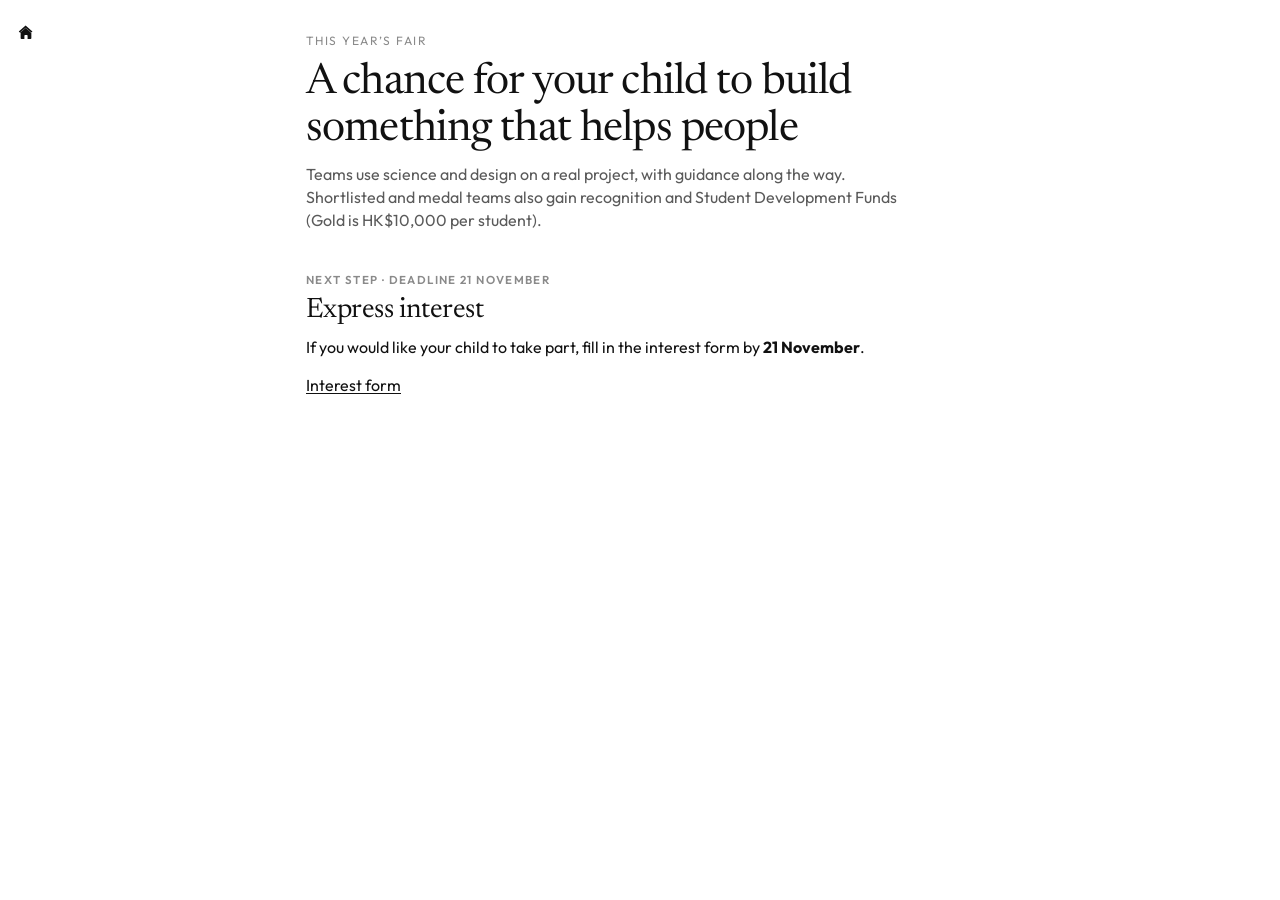
<file: index.html>
<!DOCTYPE html>
<html lang="en">
<head>
<meta charset="utf-8">
<meta name="viewport" content="width=device-width, initial-scale=1">
<title>For parents · this year’s Fair</title>
<meta name="description" content="A short note for parents about this year’s Fair — what students do, and how to express interest.">
<link rel="preconnect" href="https://fonts.googleapis.com">
<link rel="preconnect" href="https://fonts.gstatic.com" crossorigin>
<link href="https://fonts.googleapis.com/css2?family=Newsreader:opsz,wght@6..72,400;6..72,600&family=Outfit:wght@400;600&display=swap" rel="stylesheet">
<link rel="stylesheet" href="site.css">
</head>
<body class="nav-collapsed" data-nav-force-collapsed>
<a class="skip" href="#content">Skip to content</a>
<div class="backdrop" data-nav-backdrop hidden></div>
<div class="app">
  <aside class="sidebar" id="site-nav" aria-label="Site navigation">
    <div class="sidebar-chrome">
      <button type="button" class="home-btn" data-nav-toggle aria-controls="site-nav" aria-expanded="false" title="Expand left panel">
        <svg viewBox="0 0 24 24" aria-hidden="true" focusable="false">
          <path fill="currentColor" d="M12 3.2 3.8 10.2c-.3.25-.3.7 0 .95l.7.55c.25.2.6.2.85 0L12 5.95l6.65 5.75c.25.2.6.2.85 0l.7-.55c.3-.25.3-.7 0-.95L12 3.2Zm-6.2 9.3V19c0 .55.45 1 1 1h3.7v-4.2c0-.44.36-.8.8-.8h2.4c.44 0 .8.36.8.8V20h3.7c.55 0 1-.45 1-1v-6.5l-7.2-6.2-7.2 6.2Z"/>
        </svg>
        <span class="home-btn-label">Expand navigation</span>
      </button>
    </div>
    <div class="sidebar-scroll">
      <a class="brand-block" href="index.html">
        <p class="brand-kicker">This year’s Fair</p>
        <p class="brand-title">For parents</p>
      </a>
      <div class="nav-group" aria-label="Pages">
        <a class="is-active" href="index.html" aria-current="page">Home</a>
        <a href="stage1-examples.html">Stage 1 examples</a>
        <a href="stage1-draft.html">Stage 1 template</a>
        <a href="science-fair-ideas.html">Winners</a>
        <a href="hksf-playlist-ideas.html">Playlist</a>
      </div>
    </div>
  </aside>

  <div class="content">
    <div class="shell-top">
      <button type="button" class="shell-home" data-nav-toggle aria-controls="site-nav" aria-expanded="false" title="Open left panel" aria-label="Open navigation">
        <svg viewBox="0 0 24 24" aria-hidden="true" focusable="false">
          <path fill="currentColor" d="M12 3.2 3.8 10.2c-.3.25-.3.7 0 .95l.7.55c.25.2.6.2.85 0L12 5.95l6.65 5.75c.25.2.6.2.85 0l.7-.55c.3-.25.3-.7 0-.95L12 3.2Zm-6.2 9.3V19c0 .55.45 1 1 1h3.7v-4.2c0-.44.36-.8.8-.8h2.4c.44 0 .8.36.8.8V20h3.7c.55 0 1-.45 1-1v-6.5l-7.2-6.2-7.2 6.2Z"/>
        </svg>
      </button>
      <span class="page-label">Home</span>
    </div>

    <header class="page-hero">
      <div class="wrap">
        <p class="eyebrow">This year’s Fair</p>
        <h1>A chance for your child to build something that helps people</h1>
        <p class="deck">Teams use science and design on a real project, with guidance along the way. Shortlisted and medal teams also gain recognition and Student Development Funds (Gold is HK$10,000 per student).</p>
      </div>
    </header>

    <main class="main" id="content">
      <div class="wrap">
        <section class="panel" id="interest">
          <p class="kicker">Next step · deadline 21 November</p>
          <h2>Express interest</h2>
          <p>If you would like your child to take part, fill in the interest form by <b>21 November</b>.</p>
          <p style="margin-top:0.85rem"><a href="https://docs.google.com/forms/d/e/1FAIpQLSf3X0oQTYNvXZouYluDjiJUbPRrxqZ2Aa_9uW12OhGdk__PGA/viewform" id="google-form-link" target="_blank" rel="noopener noreferrer">Interest form</a></p>
        </section>
      </div>
    </main>
  </div>
</div>
<script src="site.js"></script>
</body>
</html>
</file>
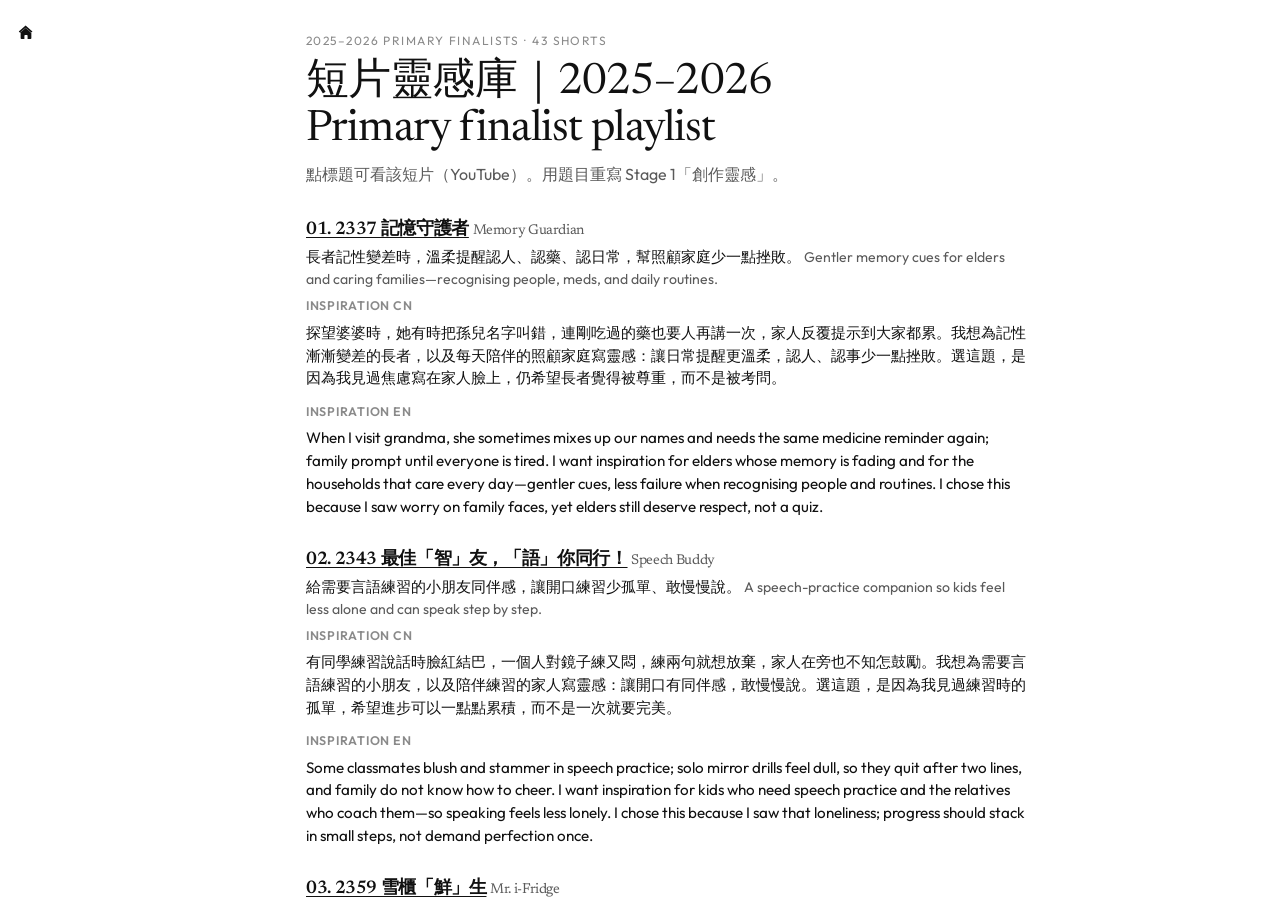
<file: hksf-playlist-ideas.html>
<!DOCTYPE html>
<html lang="zh-Hant">
<head>
<meta charset="utf-8">
<meta name="viewport" content="width=device-width, initial-scale=1">
<title>短片靈感庫｜2025–2026 Primary finalist playlist</title>
<meta name="description" content="Stage 1 inspiration drafts reimagined from the 2025–26 Primary finalist playlist.">
<link rel="preconnect" href="https://fonts.googleapis.com">
<link rel="preconnect" href="https://fonts.gstatic.com" crossorigin>
<link href="https://fonts.googleapis.com/css2?family=Newsreader:opsz,wght@6..72,400;6..72,600&family=Outfit:wght@400;600&display=swap" rel="stylesheet">
<link rel="stylesheet" href="site.css">
</head>
<body class="nav-collapsed" data-nav-force-collapsed>
<a class="skip" href="#content">Skip to content</a>
<div class="backdrop" data-nav-backdrop hidden></div>
<div class="app">
  <aside class="sidebar" id="site-nav" aria-label="Site navigation">
    <div class="sidebar-chrome">
      <button type="button" class="home-btn" data-nav-toggle aria-controls="site-nav" aria-expanded="false" title="Expand left panel">
        <svg viewBox="0 0 24 24" aria-hidden="true" focusable="false">
          <path fill="currentColor" d="M12 3.2 3.8 10.2c-.3.25-.3.7 0 .95l.7.55c.25.2.6.2.85 0L12 5.95l6.65 5.75c.25.2.6.2.85 0l.7-.55c.3-.25.3-.7 0-.95L12 3.2Zm-6.2 9.3V19c0 .55.45 1 1 1h3.7v-4.2c0-.44.36-.8.8-.8h2.4c.44 0 .8.36.8.8V20h3.7c.55 0 1-.45 1-1v-6.5l-7.2-6.2-7.2 6.2Z"/>
        </svg>
        <span class="home-btn-label">Expand navigation</span>
      </button>
    </div>
    <div class="sidebar-scroll">
      <a class="brand-block" href="index.html">
        <p class="brand-kicker">This year’s Fair</p>
        <p class="brand-title">For parents</p>
      </a>
      <div class="nav-group" aria-label="Pages">
        <a href="index.html">Home</a>
        <a href="stage1-examples.html">Stage 1 examples</a>
        <a href="stage1-draft.html">Stage 1 template</a>
        <a href="science-fair-ideas.html">Winners</a>
        <a class="is-active" href="hksf-playlist-ideas.html" aria-current="page">Playlist</a>
      </div>
    </div>
  </aside>

  <div class="content">
    <div class="shell-top">
      <button type="button" class="shell-home" data-nav-toggle aria-controls="site-nav" aria-expanded="false" title="Open left panel" aria-label="Open navigation">
        <svg viewBox="0 0 24 24" aria-hidden="true" focusable="false">
          <path fill="currentColor" d="M12 3.2 3.8 10.2c-.3.25-.3.7 0 .95l.7.55c.25.2.6.2.85 0L12 5.95l6.65 5.75c.25.2.6.2.85 0l.7-.55c.3-.25.3-.7 0-.95L12 3.2Zm-6.2 9.3V19c0 .55.45 1 1 1h3.7v-4.2c0-.44.36-.8.8-.8h2.4c.44 0 .8.36.8.8V20h3.7c.55 0 1-.45 1-1v-6.5l-7.2-6.2-7.2 6.2Z"/>
        </svg>
      </button>
      <span class="page-label">Playlist</span>
    </div>

    <header class="page-hero">
      <div class="wrap">
        <p class="eyebrow">2025–2026 Primary finalists · 43 shorts</p>
        <h1>短片靈感庫｜2025–2026 Primary finalist playlist</h1>
        <p class="deck">點標題可看該短片（YouTube）。用題目重寫 Stage 1「創作靈感」。</p>
      </div>
    </header>

    <main class="main" id="content">
      <div class="wrap">
        <div class="pack-list">
          <article class="pack" id="p-2337">
            <h3><a class="yt-title" href="https://www.youtube.com/watch?v=4aIPLXx5tcM&list=PLL3Rk8f0hg23S7Liwv8ALsLsicrf0xmDt" target="_blank" rel="noopener noreferrer">01. 2337 記憶守護者</a> <span class="meta">Memory Guardian</span></h3>
            <p class="about">長者記性變差時，溫柔提醒認人、認藥、認日常，幫照顧家庭少一點挫敗。 <span class="meta">Gentler memory cues for elders and caring families—recognising people, meds, and daily routines.</span></p>
            <div class="pair"><b>Inspiration CN</b><p class="snippet">探望婆婆時，她有時把孫兒名字叫錯，連剛吃過的藥也要人再講一次，家人反覆提示到大家都累。我想為記性漸漸變差的長者，以及每天陪伴的照顧家庭寫靈感：讓日常提醒更溫柔，認人、認事少一點挫敗。選這題，是因為我見過焦慮寫在家人臉上，仍希望長者覺得被尊重，而不是被考問。</p></div>
            <div class="pair"><b>Inspiration EN</b><p class="snippet">When I visit grandma, she sometimes mixes up our names and needs the same medicine reminder again; family prompt until everyone is tired. I want inspiration for elders whose memory is fading and for the households that care every day—gentler cues, less failure when recognising people and routines. I chose this because I saw worry on family faces, yet elders still deserve respect, not a quiz.</p></div>
          </article>
          <article class="pack" id="p-2343">
            <h3><a class="yt-title" href="https://www.youtube.com/watch?v=IO7ec3zvj18&list=PLL3Rk8f0hg23S7Liwv8ALsLsicrf0xmDt" target="_blank" rel="noopener noreferrer">02. 2343 最佳「智」友，「語」你同行！</a> <span class="meta">Speech Buddy</span></h3>
            <p class="about">給需要言語練習的小朋友同伴感，讓開口練習少孤單、敢慢慢說。 <span class="meta">A speech-practice companion so kids feel less alone and can speak step by step.</span></p>
            <div class="pair"><b>Inspiration CN</b><p class="snippet">有同學練習說話時臉紅結巴，一個人對鏡子練又悶，練兩句就想放棄，家人在旁也不知怎鼓勵。我想為需要言語練習的小朋友，以及陪伴練習的家人寫靈感：讓開口有同伴感，敢慢慢說。選這題，是因為我見過練習時的孤單，希望進步可以一點點累積，而不是一次就要完美。</p></div>
            <div class="pair"><b>Inspiration EN</b><p class="snippet">Some classmates blush and stammer in speech practice; solo mirror drills feel dull, so they quit after two lines, and family do not know how to cheer. I want inspiration for kids who need speech practice and the relatives who coach them—so speaking feels less lonely. I chose this because I saw that loneliness; progress should stack in small steps, not demand perfection once.</p></div>
          </article>
          <article class="pack" id="p-2359">
            <h3><a class="yt-title" href="https://www.youtube.com/watch?v=8s-XPij61Fg&list=PLL3Rk8f0hg23S7Liwv8ALsLsicrf0xmDt" target="_blank" rel="noopener noreferrer">03. 2359 雪櫃「鮮」生</a> <span class="meta">Mr. i-Fridge</span></h3>
            <p class="about">開櫃前大概知食物是否仍新鮮，幫長者與忙碌家長少吃壞、少浪費。 <span class="meta">Fridge freshness cues so elders and busy parents waste less and eat safer.</span></p>
            <div class="pair"><b>Inspiration CN</b><p class="snippet">家裡雪櫃深處常有水果變壞才被發現，公公有時仍拿起來咬，媽媽每次都很擔心食物安全，也心疼浪費。我想為家中長者與忙碌家長寫靈感：開櫃前就大概知道東西是否還能吃。選這題，是因為我不想家人吃壞肚子，也不想新鮮食物白白丟掉；小小提醒，能讓廚房安心一點。</p></div>
            <div class="pair"><b>Inspiration EN</b><p class="snippet">Deep in our fridge, fruit often spoils before anyone notices; grandpa still bites it sometimes, and mum fears food safety while hating the waste. I want inspiration for elders and busy parents who should know freshness before digging inside. I chose this so family avoid upset stomachs and fewer good foods are thrown away—a small cue that makes the kitchen feel safer.</p></div>
          </article>
          <article class="pack" id="p-2360">
            <h3><a class="yt-title" href="https://www.youtube.com/watch?v=HMpzwpg2p34&list=PLL3Rk8f0hg23S7Liwv8ALsLsicrf0xmDt" target="_blank" rel="noopener noreferrer">04. 2360 穩步前行</a> <span class="meta">Steady step</span></h3>
            <p class="about">為步履不穩的長者與陪行家人，起步、轉彎、停下時多一點安心。 <span class="meta">Steadier starts, turns, and pauses for unsteady walkers and the relatives who escort them.</span></p>
            <div class="pair"><b>Inspiration CN</b><p class="snippet">在商場我見過長者走路忽然不穩，家人要一直扶着，兩邊說話都輕輕的，生怕再晃一下。我想為步履不穩的長者，以及天天陪行的家人寫靈感：起步、轉彎、停下來時多一點安心。選這題，是因為我想公公婆婆仍敢出門買菜會面，家人不用全程提心吊膽，散步可以重新變得普通。</p></div>
            <div class="pair"><b>Inspiration EN</b><p class="snippet">In the mall I saw elders suddenly unsteady while family held them the whole way, both sides speaking softly for fear of another wobble. I want inspiration for unsteady walkers and the relatives who escort them—safer starts, turns, and pauses. I chose this so grandparents still dare go out for groceries and chats, and carers need not fear every step; walking can feel ordinary again.</p></div>
          </article>
          <article class="pack" id="p-2370">
            <h3><a class="yt-title" href="https://www.youtube.com/watch?v=rz5bl4nnH4Y&list=PLL3Rk8f0hg23S7Liwv8ALsLsicrf0xmDt" target="_blank" rel="noopener noreferrer">05. 2370 握住健康</a> <span class="meta">Grip the Health</span></h3>
            <p class="about">用更願意每天做的握力練習，幫手力變弱的長者保持自理。 <span class="meta">Grip practice elders will actually repeat—supporting self-care when hands grow weaker.</span></p>
            <div class="pair"><b>Inspiration CN</b><p class="snippet">探訪長者中心時，公公開瓶蓋、擰毛巾都很吃力，復康動作又悶，做幾下就說『下次啦』。我想為手力變弱、想保持自理的長者寫靈感：讓握力練習願意每天多做一點，家人也較易一起鼓勵。選這題，是因為手力關係倒水、開門、穿衣；我想他們少求人，尊嚴留在自己手裏。</p></div>
            <div class="pair"><b>Inspiration EN</b><p class="snippet">At the elderly centre, grandpa struggled with jar lids and wringing towels; rehab felt dull, so he said ‘next time’ after a few tries. I want inspiration for elders with weaker hands who still want self-care—grip practice they will repeat, with family cheering along. I chose this because hand strength means pouring, doors, and dressing; I want them asking for help less, dignity kept in their own hands.</p></div>
          </article>
          <article class="pack" id="p-2377">
            <h3><a class="yt-title" href="https://www.youtube.com/watch?v=944As0Xi6y8&list=PLL3Rk8f0hg23S7Liwv8ALsLsicrf0xmDt" target="_blank" rel="noopener noreferrer">06. 2377 聲中「衣」星</a> <span class="meta">The Dressing Star</span></h3>
            <p class="about">清楚穿衣步驟，幫幼童自理更衣，也讓趕出門的家長早上少吵。 <span class="meta">Clearer dressing steps for young kids learning self-care—and calmer school-run mornings.</span></p>
            <div class="pair"><b>Inspiration CN</b><p class="snippet">弟弟早上更衣常前後穿反、鈕扣扣錯位，一趕時間就發脾氣哭，爸媽也跟着慌。我想為初學自理的幼童，以及趕着出門的家長寫靈感：用清楚步驟讓穿衣少錯、少吵。選這題，是因為我想小朋友慢慢靠自己穿好衣服，家人早上可以較平和，一整天不用帶着脾氣開始。我也想弟弟長大後記得：自己穿好衣服是一件值得驕傲的小事。</p></div>
            <div class="pair"><b>Inspiration EN</b><p class="snippet">My little brother often wears clothes back-to-front or misses buttons; when we rush he cries, and parents panic too. I want inspiration for young kids learning self-dressing and for parents racing school mornings—clearer steps, fewer mistakes and fights. I chose this so children gradually dress themselves, mornings stay calmer, and the day does not begin with a bad temper for everyone.</p></div>
          </article>
          <article class="pack" id="p-2403">
            <h3><a class="yt-title" href="https://www.youtube.com/watch?v=nFsYplfHd0s&list=PLL3Rk8f0hg23S7Liwv8ALsLsicrf0xmDt" target="_blank" rel="noopener noreferrer">07. 2403 綠色守護者 - 路燈空氣淨化系統</a> <span class="meta">EcoDefender</span></h3>
            <p class="about">路燈附近空氣淨化構想，照顧天天在路邊等燈的學生與街坊。 <span class="meta">Cleaner air near street lamps for students and neighbours who wait by the road every day.</span></p>
            <div class="pair"><b>Inspiration CN</b><p class="snippet">放學在路邊等過馬路，巴士尾氣一股一股，低年級同學會掩口鼻，老師也催快點過。我想為天天在路邊等車、等燈的學生與街坊寫靈感：路燈附近空氣能否好一點。選這題，是因為回家路不該等於吸髒空氣；我希望行人等紅燈時，仍能較自在地呼吸。每一個等燈的孩子，都應該吸到比較乾淨的空氣。</p></div>
            <div class="pair"><b>Inspiration EN</b><p class="snippet">Waiting to cross after school, bus fumes come in waves; younger kids cover their noses while teachers hurry us. I want inspiration for students and neighbours who wait by the road every day—can air near street lamps feel cleaner? I chose this because the walk home should not mean breathing dirty air; people waiting at red lights deserve a freer breath.</p></div>
          </article>
          <article class="pack" id="p-2420">
            <h3><a class="yt-title" href="https://www.youtube.com/watch?v=SwSBHjxx1RE&list=PLL3Rk8f0hg23S7Liwv8ALsLsicrf0xmDt" target="_blank" rel="noopener noreferrer">08. 2420 RFID 智慧引路徑</a> <span class="meta">RFID Smart Guide Path</span></h3>
            <p class="about">在常走路線給視障朋友更清楚引導，陪同者也較放心。 <span class="meta">Clearer path cues for visually impaired friends on familiar routes—and calmer companions.</span></p>
            <div class="pair"><b>Inspiration CN</b><p class="snippet">社區活動見到視障朋友靠白杖慢慢探路，轉角與路口特別不安，陪同義工也要不停口述。我想為視障朋友與陪同者寫靈感：在常走路線上給更清楚的引導，少一點每步猜測。選這題，是因為熟悉的路也應走得有把握；我希望他們出行更獨立，陪同者也可以放心一點。出行不該每次都像考試，熟悉的路也值得被好好引導。</p></div>
            <div class="pair"><b>Inspiration EN</b><p class="snippet">At a community event, visually impaired friends explored slowly with white canes, uneasy at corners while volunteers kept describing everything. I want inspiration for them and companions—clearer cues on familiar routes, less guessing each step. I chose this because even known paths should feel sure; I hope they travel more independently, and helpers can relax a little too.</p></div>
          </article>
          <article class="pack" id="p-2421">
            <h3><a class="yt-title" href="https://www.youtube.com/watch?v=KsJmX5sLQtA&list=PLL3Rk8f0hg23S7Liwv8ALsLsicrf0xmDt" target="_blank" rel="noopener noreferrer">09. 2421 智舒展：居家智慧服健助手</a> <span class="meta">SmartStretch</span></h3>
            <p class="about">居家伸展有提醒、做得正確，幫長坐上班的家人願意堅持。 <span class="meta">Home stretch reminders and safer form for desk-bound family who only notice aches after work.</span></p>
            <div class="pair"><b>Inspiration CN</b><p class="snippet">爸媽返工後腰肩又酸又緊，說要伸展，卻常忘記姿勢與次數，有時還越拉越不舒服。我想為長時間坐着上班、回家才想起身體的家人寫靈感：居家伸展有提醒、做得正確、願意堅持。選這題，是因為放工後應該真正放鬆，不是敷衍兩下；我想家人少帶痛上班。身體不應只在痛的時候才被想起，日常伸展值得被認真對待。</p></div>
            <div class="pair"><b>Inspiration EN</b><p class="snippet">After work mum and dad’s shoulders ache; they mean to stretch, yet forget pose and count, sometimes pulling until it hurts more. I want inspiration for desk-bound family who only notice their bodies at home—reminders, safer form, habits that stick. I chose this because rest time should really loosen them, not two rushed moves; I want fewer sore mornings before work.</p></div>
          </article>
          <article class="pack" id="p-2507">
            <h3><a class="yt-title" href="https://www.youtube.com/watch?v=KME_6fLhTWo&list=PLL3Rk8f0hg23S7Liwv8ALsLsicrf0xmDt" target="_blank" rel="noopener noreferrer">10. 2507 行行出狀元</a> <span class="meta">Stroke Champs</span></h3>
            <p class="about">讓漢字筆畫練習更清楚，幫覺得『寫字差』的小學生重拾信心。 <span class="meta">Clearer Chinese stroke practice so primary kids rebuild handwriting confidence.</span></p>
            <div class="pair"><b>Inspiration CN</b><p class="snippet">寫字課有同學筆順亂、捺鉤東歪西倒，愈改愈亂，下課後也不想再練，覺得自己『寫字差』。我想為正在練漢字筆畫的小學生寫靈感：讓一筆一劃變得清楚，練習不再那麼可怕。選這題，是因為筆順學穩了，功課信心會回來；我不想同學因為寫字而覺得自己不行。寫字是每天的事，練習應該帶來成就感，而不是羞愧。</p></div>
            <div class="pair"><b>Inspiration EN</b><p class="snippet">In writing class some friends scramble stroke order and their hooks wobble; the more they fix, the messier it looks, so they avoid practice and feel ‘bad at writing’. I want inspiration for primary kids learning Chinese strokes—each stroke clearer, practice less scary. I chose this because steady stroke habits bring homework confidence back; I do not want classmates judging their whole self by handwriting.</p></div>
          </article>
          <article class="pack" id="p-2509">
            <h3><a class="yt-title" href="https://www.youtube.com/watch?v=qLhsMEnw8zY&list=PLL3Rk8f0hg23S7Liwv8ALsLsicrf0xmDt" target="_blank" rel="noopener noreferrer">11. 2509 街泊路路通</a> <span class="meta">Park & Easy Toll</span></h3>
            <p class="about">找街泊位、繳費少混亂，幫駕駛者與同車乘客出門少發火。 <span class="meta">Easier street parking and payment—less chaos (and temper) for drivers and passengers.</span></p>
            <div class="pair"><b>Inspiration CN</b><p class="snippet">爸爸在街上找咪錶位轉來轉去，過鐘又罰錢，全家困在車裡發脾氣，出門氣氛一下子變差。我想為常泊街的駕駛者與同車乘客寫靈感：找位、繳費少一點混亂與冤枉錢。選這題，是因為我不想為泊車耽誤約定，也不想行程未開始就先吵架；路邊停車可以少一點火氣。出門前的心情很重要，我不想泊車成為全家的火藥引。</p></div>
            <div class="pair"><b>Inspiration EN</b><p class="snippet">Dad circles for meter spots, then overtime fines make the whole car grumpy before we arrive. I want inspiration for street parkers and their passengers—finding spots and paying with less chaos and fewer unfair fees. I chose this because parking should not make us late or start arguments; kerbside stops can involve less temper for everyone in the car.</p></div>
          </article>
          <article class="pack" id="p-2540">
            <h3><a class="yt-title" href="https://www.youtube.com/watch?v=Yhv9xjxRFgE&list=PLL3Rk8f0hg23S7Liwv8ALsLsicrf0xmDt" target="_blank" rel="noopener noreferrer">12. 2540 智能污衣籃</a> <span class="meta">Smart Laundry Basket</span></h3>
            <p class="about">污衣一放下就大致分好，幫忙碌家庭少重分、少着色。 <span class="meta">Laundry roughly sorted as it drops—less re-sorting and colour-bleed stress for busy homes.</span></p>
            <div class="pair"><b>Inspiration CN</b><p class="snippet">家裡污衣混成一籃，淺色深色、校服運動服全堆一起，媽媽要重分很久，有時還因放錯而着色。我想為忙碌家庭寫靈感：污衣一放下就大致分得清，家務少走冤枉路。選這題，是因為家務已經很累；我不想分類再變成吵架點，也不想乾淨衣服被染花。洗衣籃若能先幫忙分類，週末家務會少很多怨氣。</p></div>
            <div class="pair"><b>Inspiration EN</b><p class="snippet">Our dirty laundry piles into one basket—lights, darks, uniforms, sports kit—and mum re-sorts forever, sometimes colours bleed from mistakes. I want inspiration for busy families so clothes are roughly sorted the moment they drop. I chose this because housework is tiring enough; sorting should not spark arguments, and clean clothes should not get stained.</p></div>
          </article>
          <article class="pack" id="p-2545">
            <h3><a class="yt-title" href="https://www.youtube.com/watch?v=WIMT6T2iUJw&list=PLL3Rk8f0hg23S7Liwv8ALsLsicrf0xmDt" target="_blank" rel="noopener noreferrer">13. 2545 大型災害急救箱</a> <span class="meta">Intelligent Disaster First Aid Kit</span></h3>
            <p class="about">危急時知取什麼、怎處理小傷口，幫校園與家庭應變少慌亂。 <span class="meta">Clearer grab-and-treat guidance for school and family first-aid readiness in a crisis.</span></p>
            <div class="pair"><b>Inspiration CN</b><p class="snippet">地震演習後同學七嘴八舌問急救箱在哪、紗布膠布怎用，大家答不出，只記得要蹲低。我想為校園與家庭的應變準備寫靈感：危急時知道取什麼、怎處理小傷口，步驟清楚。選這題，是因為慌亂時最需要指引，不是更多驚嚇；我想同學在害怕時仍做得到基本照顧。演習不是走過場，真正用得着時，清楚步驟能救人。</p></div>
            <div class="pair"><b>Inspiration EN</b><p class="snippet">After earthquake drills classmates asked where the first-aid kit was and how gauze and plasters work—nobody knew, only ‘duck and cover’. I want inspiration for school and family readiness: in a crisis, know what to grab and how to treat small wounds with clear steps. I chose this because panic needs guidance, not more fear; kids should still manage basic care when scared.</p></div>
          </article>
          <article class="pack" id="p-2551">
            <h3><a class="yt-title" href="https://www.youtube.com/watch?v=aGU7PrcSh50&list=PLL3Rk8f0hg23S7Liwv8ALsLsicrf0xmDt" target="_blank" rel="noopener noreferrer">14. 2551 聲著</a> <span class="meta">clothmate</span></h3>
            <p class="about">選衣配色多一點自己做主，幫視障／弱視朋友保有穿着尊嚴。 <span class="meta">More independent outfit matching for visually impaired friends—dressing with dignity.</span></p>
            <div class="pair"><b>Inspiration CN</b><p class="snippet">義工活動認識視障叔叔，他說摸得到布料厚薄，卻不知顏色深淺，配衫要靠家人一句句講，有時會尷尬。我想為視障／弱視朋友寫靈感：選衣配色可以多一點自己做主。選這題，是因為穿着關乎尊嚴與心情；我不想他們每次出門都要問人『襯唔襯』。顏色與搭配若能自己掌握，出門會自信很多。</p></div>
            <div class="pair"><b>Inspiration EN</b><p class="snippet">At volunteering, an uncle with low vision said he can feel fabric thickness but not colour, so outfits need family describing every piece—sometimes awkward. I want inspiration for visually impaired friends who deserve more choice matching clothes. I chose this because dressing is dignity and mood; I do not want them asking ‘does this match?’ every single morning before leaving.</p></div>
          </article>
          <article class="pack" id="p-2580">
            <h3><a class="yt-title" href="https://www.youtube.com/watch?v=hA3Hu2UDKqw&list=PLL3Rk8f0hg23S7Liwv8ALsLsicrf0xmDt" target="_blank" rel="noopener noreferrer">15. 2580 「智引求生」火災逃生系統</a> <span class="meta">i-Escape</span></h3>
            <p class="about">濃煙或慌亂裡指出較安全方向，幫家庭與大廈住戶記得一條路。 <span class="meta">Safer direction cues in smoke or panic—so households remember a practised escape path.</span></p>
            <div class="pair"><b>Inspiration CN</b><p class="snippet">火警演習煙霧提示一響，弟弟呆住，不知該走哪層樓梯，大人喊來喊去更亂。我想為家庭與大廈住戶寫靈感：濃煙或慌亂裡仍知哪個方向較安全。選這題，是因為真正火警不能靠猜；我想親人有一條平時就記得住的路，而不是臨時才吵架該左轉還右轉。平時多記一條路，危急時就能少一分混亂。</p></div>
            <div class="pair"><b>Inspiration EN</b><p class="snippet">When the fire-drill smoke cue sounded, my brother froze—unsure which stairs—while adults shouting made it worse. I want inspiration for families and building residents who still need a safer direction in smoke or panic. I chose this because real fires allow no guessing; loved ones need a path practised in memory, not a last-second argument about left or right.</p></div>
          </article>
          <article class="pack" id="p-2590">
            <h3><a class="yt-title" href="https://www.youtube.com/watch?v=btEIQ75OCt4&list=PLL3Rk8f0hg23S7Liwv8ALsLsicrf0xmDt" target="_blank" rel="noopener noreferrer">16. 2590 書包Idol</a> <span class="meta">Schoolbag monitor</span></h3>
            <p class="about">書包太重或不平衡及早提醒，幫小學生姿勢與家長少互相指責。 <span class="meta">Early warnings when schoolbags are too heavy or uneven—less posture strain and blame.</span></p>
            <div class="pair"><b>Inspiration CN</b><p class="snippet">放學看見很多書包鼓到變形，有人單邊肩帶往下掉，回家就喊膊頭痛，家長又怪小孩『自己不整理』。我想為小學生與擔心姿勢的家長寫靈感：太重或不平衡就及早提醒，少一點互相指責。選這題，是因為書包天天背；我想同學脊骨少吃苦，也少為重量在家吵架。書包輕一點，放學路也能走得輕鬆一點。</p></div>
            <div class="pair"><b>Inspiration EN</b><p class="snippet">After school many bags bulge out of shape; one strap slips, kids complain of shoulder pain, and parents blame ‘messy packing’. I want inspiration for primary students and posture-worried parents—early warnings when bags are too heavy or uneven, with less blame. I chose this because we carry bags daily; spines should not suffer, and weight should not start home fights.</p></div>
          </article>
          <article class="pack" id="p-2597">
            <h3><a class="yt-title" href="https://www.youtube.com/watch?v=QJxr5pstWAI&list=PLL3Rk8f0hg23S7Liwv8ALsLsicrf0xmDt" target="_blank" rel="noopener noreferrer">17. 2597 易時泊</a> <span class="meta">Easy Park</span></h3>
            <p class="about">快點知哪層有位、何時可能離開，幫屋苑住戶與訪客少兜圈。 <span class="meta">Faster open-spot cues in estate car parks for residents and guest drivers.</span></p>
            <div class="pair"><b>Inspiration CN</b><p class="snippet">屋苑停車場常要轉幾圈才有位，訪客更不知道哪層有空位，爸爸一邊開車一邊打電話問管理員。我想為住戶與訪客司機寫靈感：快點知道可泊之處、何時可能要走。選這題，是因為泊車耗油又耗脾氣；我想回家可以準時上樓，而不是在地庫兜圈生悶氣。地庫不該變成發脾氣的地方，回家應該先鬆一口氣。</p></div>
            <div class="pair"><b>Inspiration EN</b><p class="snippet">In our estate car park we circle floors; visitors never know which level is free, so dad drives while phoning the guard. I want inspiration for residents and guest drivers—see open spots and likely leaving times faster. I chose this because hunting parking burns fuel and tempers; I want us upstairs on time, not sulking in basement loops.</p></div>
          </article>
          <article class="pack" id="p-2600">
            <h3><a class="yt-title" href="https://www.youtube.com/watch?v=MjjSazC5I1E&list=PLL3Rk8f0hg23S7Liwv8ALsLsicrf0xmDt" target="_blank" rel="noopener noreferrer">18. 2600 智識食</a> <span class="meta">AI Dietary Consultant</span></h3>
            <p class="about">選食物少猜測，幫有飲食限制的長者與照顧者吃飯更安心。 <span class="meta">Less guesswork choosing food for elders with diet limits—and carers who share the meal.</span></p>
            <div class="pair"><b>Inspiration CN</b><p class="snippet">婆婆有血壓問題，餐桌上常問『呢樣可唔可以食』，家人翻包裝字又細又多，誰也不敢肯定，飯菜都涼了。我想為有飲食限制的長者與照顧者寫靈感：選食物少一點猜測與害怕。選這題，是因為吃錯會怕，連聚餐都縮手；我想吃飯重新變得安心、有笑容。一餐飯的安心，對慢性病家庭來說已經很大。</p></div>
            <div class="pair"><b>Inspiration EN</b><p class="snippet">Grandma has blood-pressure limits and keeps asking if a dish is allowed; family squint at tiny labels, nobody sure, while food goes cold. I want inspiration for elders with diet rules and carers—choosing food with less guessing and fear. I chose this because worry about eating wrong spoils gatherings; I want meals to feel safe and smiling again.</p></div>
          </article>
          <article class="pack" id="p-2609">
            <h3><a class="yt-title" href="https://www.youtube.com/watch?v=S_mbrUUdixU&list=PLL3Rk8f0hg23S7Liwv8ALsLsicrf0xmDt" target="_blank" rel="noopener noreferrer">19. 2609 環環相救</a> <span class="meta">VibraC</span></h3>
            <p class="about">用震動傳『我在／需要幫忙』，幫聽障同學在嘈雜操場少誤會。 <span class="meta">Vibration cues for hard-of-hearing classmates—‘I’m here / need help’ on a noisy playground.</span></p>
            <div class="pair"><b>Inspiration CN</b><p class="snippet">聽障同學在嘈雜操場有時聽不到呼叫，獨自一角會慌，同伴以為他故意不理人。我想為聽障／弱聽朋友與同學夥伴寫靈感：用震動把『我在／需要幫忙』傳出去，少誤會。選這題，是因為安全與友誼都不應只靠聲音；我想大家在操場上互相找得到、幫得到。操場上每個同學都該被看見、被聽到，即使不用耳朵。</p></div>
            <div class="pair"><b>Inspiration EN</b><p class="snippet">A hearing-impaired classmate sometimes misses shouts on a noisy playground and panics alone, while peers think he is ignoring them. I want inspiration for hard-of-hearing friends and classmates—vibration carrying ‘I’m here / need help’, fewer misunderstandings. I chose this because safety and friendship should not rely on sound alone; we must find and help each other on the field.</p></div>
          </article>
          <article class="pack" id="p-2620">
            <h3><a class="yt-title" href="https://www.youtube.com/watch?v=1wk9N5glQbo&list=PLL3Rk8f0hg23S7Liwv8ALsLsicrf0xmDt" target="_blank" rel="noopener noreferrer">20. 2620 保寶媬</a> <span class="meta">See See Care</span></h3>
            <p class="about">短離席仍大概知寶寶狀況，幫新手父母與臨時照顧者少嚇出冷汗。 <span class="meta">Short-absence baby status for new parents and stand-in carers—fewer cold-sweat moments.</span></p>
            <div class="pair"><b>Inspiration CN</b><p class="snippet">親戚湊初生嬰，大人只去倒一杯水的一會兒也心驚，怕寶寶踢被、哭太久或吐奶沒人知。我想為新手父母與臨時照顧者寫靈感：短離席仍大概知寶寶狀況，少一點嚇出冷汗。選這題，是因為照顧也需要喘息；我想大人敢做必要的事，寶寶仍被好好看顧。照顧者有片刻安心，寶寶也會被照顧得更好。</p></div>
            <div class="pair"><b>Inspiration EN</b><p class="snippet">When relatives care for a newborn, even pouring a glass of water feels scary—blankets slip, long cries, unnoticed spit-up. I want inspiration for new parents and stand-in carers who still need the baby’s status in a short absence, with fewer cold-sweat moments. I chose this because carers need breathers; adults must do needed tasks while babies stay properly watched.</p></div>
          </article>
          <article class="pack" id="p-2628">
            <h3><a class="yt-title" href="https://www.youtube.com/watch?v=MijDqyg5vVw&list=PLL3Rk8f0hg23S7Liwv8ALsLsicrf0xmDt" target="_blank" rel="noopener noreferrer">21. 2628 高智能雨傘</a> <span class="meta">High-tech Smart Umbrella</span></h3>
            <p class="about">傘忘帶或風雨轉大有提示，幫學生與外出長者少挨濕、少掙扎。 <span class="meta">Gentle cues when an umbrella is missing or weather turns rough—for students and outing elders.</span></p>
            <div class="pair"><b>Inspiration CN</b><p class="snippet">雨天同學常把傘忘在課室或特別室，放學才發覺要淋回家；長者撐傘又怕一陣風把傘翻面。我想為學生與外出長者寫靈感：傘在不在、風雨會否忽然轉大，有溫柔提示。選這題，是因為一把傘關係整天舒服與安全；我不想大家白白挨濕或在風雨中掙扎。風雨天少淋一次，心情與健康都會不一樣。</p></div>
            <div class="pair"><b>Inspiration EN</b><p class="snippet">On rainy days classmates leave umbrellas in classrooms and only notice when they must walk home wet; elders also fear wind flipping the canopy. I want inspiration for students and outing elders—gentle cues when the umbrella is missing or weather turns rough. I chose this because one umbrella decides comfort and safety; I hate needless soaking or struggling in gusts.</p></div>
          </article>
          <article class="pack" id="p-2635">
            <h3><a class="yt-title" href="https://www.youtube.com/watch?v=PM940s0uAak&list=PLL3Rk8f0hg23S7Liwv8ALsLsicrf0xmDt" target="_blank" rel="noopener noreferrer">22. 2635 百淨號</a> <span class="meta">Easy Scrubber</span></h3>
            <p class="about">清潔少傷關節、步驟較清楚，幫家務繁重的家長與長者省力。 <span class="meta">Less joint strain and clearer cleaning steps for hardworking parents and elders.</span></p>
            <div class="pair"><b>Inspiration CN</b><p class="snippet">媽媽跪地擦廚房很久，手腕紅了、膝蓋也痛，死角仍擦不完，有時喊我們幫手卻不知從何入手。我想為家務繁重的家長與長者寫靈感：清潔少傷關節、更省力，步驟也較清楚。選這題，是因為家乾淨不該用痛換回來；我想幫忙變得實際，而不是只會說『加油』。家務若少傷身，家人才更願意一起動手。</p></div>
            <div class="pair"><b>Inspiration EN</b><p class="snippet">Mum kneels scrubbing the kitchen forever; wrists redden, knees ache, sticky corners remain, and when she asks for help we freeze. I want inspiration for hardworking parents and elders—cleaning with less joint strain, clearer steps. I chose this because a clean home should not cost pain; help should be practical, not only saying ‘jiayou’ from the sofa.</p></div>
          </article>
          <article class="pack" id="p-2665">
            <h3><a class="yt-title" href="https://www.youtube.com/watch?v=4f9N48IAlIE&list=PLL3Rk8f0hg23S7Liwv8ALsLsicrf0xmDt" target="_blank" rel="noopener noreferrer">23. 2665 漁夫寶</a> <span class="meta">AIoT HK Marine farming</span></h3>
            <p class="about">及早知水質變化，幫本地養殖漁民少整夜提心吊膽。 <span class="meta">Earlier water-quality awareness for local marine farmers who watch stock day and night.</span></p>
            <div class="pair"><b>Inspiration CN</b><p class="snippet">參觀魚排時聽說水質一變，魚就易生病，漁民要日夜盯着，睡不好也要起來看。我想為本地養殖漁民寫靈感：及早知水質變化，少一點整夜提心吊膽。選這題，是因為香港海邊仍有人靠海維生；我想課堂上的科技，能幫到真實在船上工作的人，而不只是報告裡的例子。本地漁業值得被同輩認識，不只是課本一句話。</p></div>
            <div class="pair"><b>Inspiration EN</b><p class="snippet">Visiting fish rafts I heard water shifts can sicken stock, so farmers watch day and night and wake even when exhausted. I want inspiration for local marine farmers—earlier water-quality awareness, fewer sleepless worries. I chose this because Hong Kong shores still feed families; classroom tech should help real people on the boats, not only examples in a report.</p></div>
          </article>
          <article class="pack" id="p-2668">
            <h3><a class="yt-title" href="https://www.youtube.com/watch?v=ETQHia3qnBU&list=PLL3Rk8f0hg23S7Liwv8ALsLsicrf0xmDt" target="_blank" rel="noopener noreferrer">24. 2668 玩轉坐姿——腳踏實地</a> <span class="meta">iSitWell</span></h3>
            <p class="about">讓腳踏實地變成自己想保持的習慣，幫正在長身體的小學生。 <span class="meta">Feet-planted sitting as a habit kids choose themselves while bones are still growing.</span></p>
            <div class="pair"><b>Inspiration CN</b><p class="snippet">班上很多同學坐堂時腳懸空或蹺腳，老師說對發育中的骨頭不好，提醒一次很快又忘記，大家也不覺嚴重。我想為正在長身體的小學生寫靈感：腳踏實地變成自己想保持的習慣。選這題，是因為姿勢天天坐八小時；我想大家長大少腰痛，也少被說『又提醒你』。坐好不是為了被罵，是為了自己將來的身體。</p></div>
            <div class="pair"><b>Inspiration EN</b><p class="snippet">Many classmates sit with feet dangling or twisted; teachers warn about growing bones, one reminder fades, and nobody feels it is serious. I want inspiration for primary kids still growing—feet planted as a habit they choose themselves. I chose this because we sit for hours daily; I want fewer sore backs later, and fewer nagging ‘I told you again’ moments.</p></div>
          </article>
          <article class="pack" id="p-2675">
            <h3><a class="yt-title" href="https://www.youtube.com/watch?v=7dwsB6OYc4E&list=PLL3Rk8f0hg23S7Liwv8ALsLsicrf0xmDt" target="_blank" rel="noopener noreferrer">25. 2675 【連連】有餘 AI廚餘回收小助手</a> <span class="meta">Connect Smart AI Food Waste Assistant</span></h3>
            <p class="about">廚餘分類放得清楚，幫學校食堂與家居回收少翻垃圾。 <span class="meta">Clearer food-waste sorting for school canteens and home recycling—less digging through bags.</span></p>
            <div class="pair"><b>Inspiration CN</b><p class="snippet">午飯後廚餘、包裝、餐具常混在同一袋，值日生要翻找很久，異味又重，大家都不想做回收值日。我想為學校食堂與家居廚餘回收寫靈感：分開放得清楚，少翻垃圾。選這題，是因為減廢從每天一餐開始；我想同學做得懂、做得到，而不是海報貼了卻沒人理。分類清楚了，值日生才不會怕做回收。</p></div>
            <div class="pair"><b>Inspiration EN</b><p class="snippet">After lunch, scraps, wrappers, and cutlery mix in one bag; monitors dig through smelly rubbish and nobody wants recycling duty. I want inspiration for school canteens and home food-waste sorting—clear separation, less digging. I chose this because cutting waste starts at every meal; classmates should understand and act, not ignore posters forever.</p></div>
          </article>
          <article class="pack" id="p-2728">
            <h3><a class="yt-title" href="https://www.youtube.com/watch?v=6vtUzNo6dsw&list=PLL3Rk8f0hg23S7Liwv8ALsLsicrf0xmDt" target="_blank" rel="noopener noreferrer">26. 2728 司機救星</a> <span class="meta">Driver’s Savior</span></h3>
            <p class="about">疲勞時溫柔提醒，幫職業司機安全收工、家人少一夜擔心。 <span class="meta">Gentle fatigue cues for professional drivers—finish safely and get home to family.</span></p>
            <div class="pair"><b>Inspiration CN</b><p class="snippet">叔叔開的士，深夜收工後眼睛通紅，打呵欠仍要開車回家，家人擔心他打瞌睡出事。我想為職業司機寫靈感：疲勞時有溫柔提醒，安全把車交還、自己也回家。選這題，是因為司機載着陌生人，也載着自己的家；我想他們少因疲勞出事，家人少一夜無眠等電話。司機安全回家，才是乘客旅程真正的結束。</p></div>
            <div class="pair"><b>Inspiration EN</b><p class="snippet">Uncle drives a taxi; after late shifts his eyes are red and he yawns yet still drives home—family fear he might nod off. I want inspiration for professional drivers: gentle fatigue cues so they finish safely and return themselves. I chose this because drivers carry strangers and their own families; I want fewer fatigue crashes and fewer nights waiting for a phone call.</p></div>
          </article>
          <article class="pack" id="p-2781">
            <h3><a class="yt-title" href="https://www.youtube.com/watch?v=20Ntte2uJiU&list=PLL3Rk8f0hg23S7Liwv8ALsLsicrf0xmDt" target="_blank" rel="noopener noreferrer">27. 2781 智能驅動輪椅</a> <span class="meta">AI Powered Wheelchair</span></h3>
            <p class="about">驅動更穩，幫行動不便朋友少完全依賴別人的力氣推斜路。 <span class="meta">Steadier powered drive so wheelchair users depend less on someone pushing up slopes.</span></p>
            <div class="pair"><b>Inspiration CN</b><p class="snippet">社區斜路見到輪椅使用者很吃力，要人在後推才過得去，兩邊都喘，有時還要停路邊讓路。我想為行動不便朋友與照顧者寫靈感：驅動更穩，少完全依賴別人的力氣。選這題，是因為行動自由很寶貴；我想他們多一點自己決定去哪裡，而不是看有沒有人空手幫忙。斜路不該決定一個人能不能出門。</p></div>
            <div class="pair"><b>Inspiration EN</b><p class="snippet">On community slopes, wheelchair users struggle and need someone pushing until both sides pant, sometimes waiting for a clear path. I want inspiration for friends with limited mobility and carers—steadier drive, less total dependence on another person’s strength. I chose this because freedom to go somewhere is precious; they should choose destinations, not wait for empty hands to help.</p></div>
          </article>
          <article class="pack" id="p-2788">
            <h3><a class="yt-title" href="https://www.youtube.com/watch?v=oxQpTXRzqrg&list=PLL3Rk8f0hg23S7Liwv8ALsLsicrf0xmDt" target="_blank" rel="noopener noreferrer">28. 2788 逃生導航</a> <span class="meta">Smart Fire Escape Advisor</span></h3>
            <p class="about">火警當下告訴哪條路較安全，幫高樓住戶尤其長者與小孩。 <span class="meta">Right-then safer-route advice for high-rise residents—especially young and old in crowded corridors.</span></p>
            <div class="pair"><b>Inspiration CN</b><p class="snippet">家住高樓，火警鐘一響，走廊人擠人，老人小孩容易被推去錯方向，誰都說『跟我行』卻未必對。我想為大廈住戶尤其長者與小孩寫靈感：當下告訴哪條路較安全。選這題，是因為每秒都重要；我想家人不是靠運氣或跟錯人群逃出，而是有清楚方向。危急時跟對方向，比跟對人群更重要。</p></div>
            <div class="pair"><b>Inspiration EN</b><p class="snippet">We live high up; when the alarm rings, corridors pack, and elders or kids get pushed the wrong way while everyone shouts ‘follow me’. I want inspiration for building residents—especially young and old—to know which route is safer right then. I chose this because seconds matter; family should not escape by luck or the wrong crowd, but with a clear direction.</p></div>
          </article>
          <article class="pack" id="p-2795">
            <h3><a class="yt-title" href="https://www.youtube.com/watch?v=MlPxvVTPZ2U&list=PLL3Rk8f0hg23S7Liwv8ALsLsicrf0xmDt" target="_blank" rel="noopener noreferrer">29. 2795 守護者智能單車外套</a> <span class="meta">i-Safe Cycling Jacket</span></h3>
            <p class="about">轉向、減速意圖更早被看見，幫學生與上班騎車族更安全。 <span class="meta">Turn and slow-down intent seen earlier—safer rides for students and commuting cyclists.</span></p>
            <div class="pair"><b>Inspiration CN</b><p class="snippet">哥哥踩單車轉彎時，後面車看不清他的手勢，有一次差點擦到，我在後座嚇得喊出來。我想為學生與上班騎車族寫靈感：轉向、減速意圖更早被看見。選這題，是因為單車無車殼保護；我想騎的人被早點看見，家人少提心吊膽等他們回家。被早點看見，就是單車安全最基本的禮物。</p></div>
            <div class="pair"><b>Inspiration EN</b><p class="snippet">When my brother cycles and turns, cars behind miss his hand signals; once we nearly scraped and I shouted from behind. I want inspiration for students and commuting cyclists—turn and slow-down intent seen earlier. I chose this because bikes have no shell; riders need to be noticed sooner, and family waiting at home should worry less every evening.</p></div>
          </article>
          <article class="pack" id="p-2836">
            <h3><a class="yt-title" href="https://www.youtube.com/watch?v=gxPsO5eh8hM&list=PLL3Rk8f0hg23S7Liwv8ALsLsicrf0xmDt" target="_blank" rel="noopener noreferrer">30. 2836 智能滅蟑器</a> <span class="meta">AI Cockroaches Killer</span></h3>
            <p class="about">及早發現蟑螂、少亂噴藥，幫怕蟲家庭重獲夜間安心。 <span class="meta">Earlier cockroach detection with less random spraying—so bug-afraid families sleep easier.</span></p>
            <div class="pair"><b>Inspiration CN</b><p class="snippet">夏天廚房夜間常見蟑螂跑過，弟弟嚇到不敢倒水，媽媽要整夜開燈，第二天還要到處噴藥，味道刺鼻。我想為怕蟲的家庭與小朋友寫靈感：及早發現，少到處亂噴。選這題，是因為家應是安心睡覺的地方；我不想蟑螂主導晚上，也不想化學氣味充滿廚房。晚上廚房若能安靜，小孩才敢去倒水。</p></div>
            <div class="pair"><b>Inspiration EN</b><p class="snippet">In summer kitchens cockroaches run at night; my brother won’t pour water, mum keeps lights on, and next-day sprays leave a sharp smell. I want inspiration for bug-afraid families and kids—earlier detection, less random spraying. I chose this because home should feel safe for sleep; cockroaches should not rule the night, nor should harsh chemicals fill the kitchen.</p></div>
          </article>
          <article class="pack" id="p-2844">
            <h3><a class="yt-title" href="https://www.youtube.com/watch?v=bWEtwFiZg-s&list=PLL3Rk8f0hg23S7Liwv8ALsLsicrf0xmDt" target="_blank" rel="noopener noreferrer">31. 2844 綠識回收小助手</a> <span class="meta">RecycleGPT</span></h3>
            <p class="about">不懂就問得清楚、分對才丢，幫小學生與屋苑街坊一次做對。 <span class="meta">Ask-and-sort help at recycling corners so kids and neighbours get it right first time.</span></p>
            <div class="pair"><b>Inspiration CN</b><p class="snippet">回收角常放錯膠樽紙皮，海報字多又細，低年級記不住，管理員要重分，大家互相抱怨。我想為小學生與屋苑街坊寫靈感：不懂就問得清楚，分對才丢。選這題，是因為回收做錯等於白費；我想大家一次就做對，少一點『又分錯』的挫敗感。回收做得對，才對得起花時間去分的人。</p></div>
            <div class="pair"><b>Inspiration EN</b><p class="snippet">Recycling corners often get bottles and cardboard wrong; posters are wordy, juniors forget, workers re-sort, and people blame each other. I want inspiration for primary kids and estate neighbours—ask clearly when unsure, toss only when sorted right. I chose this because wrong recycling wastes effort; I want it right first time, with less ‘wrong again’ frustration.</p></div>
          </article>
          <article class="pack" id="p-2883">
            <h3><a class="yt-title" href="https://www.youtube.com/watch?v=45CARxfZAzQ&list=PLL3Rk8f0hg23S7Liwv8ALsLsicrf0xmDt" target="_blank" rel="noopener noreferrer">32. 2883 安心聲路・避焰通</a> <span class="meta">SafeRoute+ BlazeAlert</span></h3>
            <p class="about">聲音與路線提示互相補足，幫聽障、視障與普通住戶火警逃生。 <span class="meta">Sound and route cues that cover each other—escape support beyond only hearing or seeing well.</span></p>
            <div class="pair"><b>Inspiration CN</b><p class="snippet">火警時有人聽不到警報聲，有人濃煙裡看不清出口燈，只靠一種提示就漏掉一部份人。我想為聽障、視障住戶與普通家庭寫靈感：聲音與路線提示互相補足。選這題，是因為逃生不應只服務『聽得到、看得到』的人；我想大廈裡每種感官需要都被顧及。不同感官的住戶，都該在火警時得到同等機會。</p></div>
            <div class="pair"><b>Inspiration EN</b><p class="snippet">In fires some people miss alarm sounds; others cannot see exit lights in smoke—one cue type leaves people out. I want inspiration for deaf, hard-of-seeing, and ordinary residents: sound and route cues that cover each other. I chose this because escape must not only serve people who hear and see well; every sensory need in a building deserves care.</p></div>
          </article>
          <article class="pack" id="p-2941">
            <h3><a class="yt-title" href="https://www.youtube.com/watch?v=_1aPh5-BDJU&list=PLL3Rk8f0hg23S7Liwv8ALsLsicrf0xmDt" target="_blank" rel="noopener noreferrer">33. 2941 慧眼淨居</a> <span class="meta">Smart Eye Refresh</span></h3>
            <p class="about">提示未清邊角、何時讓雙眼休息，幫家居清潔的家長少眼疲勞。 <span class="meta">Missed-spot tips and eye-rest cues for parents who clean until their eyes are dry and red.</span></p>
            <div class="pair"><b>Inspiration CN</b><p class="snippet">媽媽抹窗擦電器很久，邊角污漬常漏看，做完眼睛又乾又紅，還說『再擦十分鐘』。我想為家居清潔的家長寫靈感：提示哪裡未清、何時該讓雙眼休息。選這題，是因為乾淨家居不該換來眼疲勞；我想幫手更精準，也提醒大人保重身體，不只催『擦乾淨』。清潔完仍有力氣微笑，家才像家。</p></div>
            <div class="pair"><b>Inspiration EN</b><p class="snippet">Mum cleans windows and appliances forever, misses edge grime, then her eyes look dry and red—yet she says ‘ten more minutes’. I want inspiration for home-cleaning parents: tips on missed spots and when eyes need rest. I chose this because a clean home should not buy eye strain; help should be precise, and adults should protect their bodies, not only hear ‘wipe cleaner’.</p></div>
          </article>
          <article class="pack" id="p-2964">
            <h3><a class="yt-title" href="https://www.youtube.com/watch?v=uO9ceJhnDus&list=PLL3Rk8f0hg23S7Liwv8ALsLsicrf0xmDt" target="_blank" rel="noopener noreferrer">34. 2964 AI 智能發電回收箱</a> <span class="meta">AI Power-Recycling Bin</span></h3>
            <p class="about">投對分類之餘也想想能源從哪來，幫社區回收與環保教育。 <span class="meta">Sort-right recycling that also nudges kids to notice where energy comes from.</span></p>
            <div class="pair"><b>Inspiration CN</b><p class="snippet">公園回收箱常滿溢，旁邊提示屏有時損壞要換電，街坊投訴又髒又耗資源。我想為社區回收與環保教育寫靈感：投對分類之餘，也讓人想想能源從哪來。選這題，是因為回收箱天天有人用；我想它既分得清，又能啟發小朋友：環保不是只丢對桶那麼簡單。回收與能源可以一起想，小朋友會記得更牢。</p></div>
            <div class="pair"><b>Inspiration EN</b><p class="snippet">Park recycling bins overflow, and tip screens break or waste power, so neighbours complain about dirt and wasted resources. I want inspiration for community recycling and eco learning—sort right, and also notice where energy comes from. I chose this because bins serve people daily; sorting should work and teach kids that green habits are more than picking a colour.</p></div>
          </article>
          <article class="pack" id="p-2980">
            <h3><a class="yt-title" href="https://www.youtube.com/watch?v=Jj-qRZSCxBw&list=PLL3Rk8f0hg23S7Liwv8ALsLsicrf0xmDt" target="_blank" rel="noopener noreferrer">35. 2980 智慧洗澡開關助手</a> <span class="meta">Smart Bath Switch Helper</span></h3>
            <p class="about">調溫與開關更清楚安全，幫長者洗澡有尊嚴、家人少隔門守着。 <span class="meta">Clearer, safer shower controls so elders bathe with dignity—and family need not guard the door.</span></p>
            <div class="pair"><b>Inspiration CN</b><p class="snippet">公公洗澡有時水溫忽冷忽熱，要人在門外問『可唔可以』，又怕滑倒，雙方都尷尬。我想為長者與擔心的家人寫靈感：調溫與開關更清楚、安全，少隔門對答。選這題，是因為洗澡是私人時間；我想他們安心又有尊嚴，家人不用一直站在走廊守着。私人空間裡的安全，是對長者最大的體貼。</p></div>
            <div class="pair"><b>Inspiration EN</b><p class="snippet">Grandpa’s shower jumps hot and cold; family ask through the door ‘are you okay?’ while fearing a slip—awkward for both sides. I want inspiration for elders and worried carers: clearer, safer temperature controls, fewer door conversations. I chose this because bathing is private; they deserve safety with dignity, and family should not stand guard forever in the hallway.</p></div>
          </article>
          <article class="pack" id="p-2995">
            <h3><a class="yt-title" href="https://www.youtube.com/watch?v=2MkhKv9su4s&list=PLL3Rk8f0hg23S7Liwv8ALsLsicrf0xmDt" target="_blank" rel="noopener noreferrer">36. 2995 弱樹臨風警報器</a> <span class="meta">TreeWatch</span></h3>
            <p class="about">弱樹在起風前被留意，幫學校、公園與途人少遇倒樹風險。 <span class="meta">Early weak-tree warnings before strong wind—for schools, parks, and people walking underneath.</span></p>
            <div class="pair"><b>Inspiration CN</b><p class="snippet">颱風後校園有大樹倒下壓欄杆，回想起來之前枝葉已歪、泥土有裂，卻沒人早說危險。我想為學校、公園管理者與途人寫靈感：弱樹在起風前被留意。選這題，是因為樹一倒就可能傷人砸車；我想預警早過後悔，小朋友在樹下走也能安心一點。一棵樹的預警，可能保住一條行人路。</p></div>
            <div class="pair"><b>Inspiration EN</b><p class="snippet">After a typhoon a campus tree crushed a railing; looking back, branches had leaned and soil had cracked, yet nobody flagged danger early. I want inspiration for schools, park keepers, and passers-by—weak trees noticed before strong wind. I chose this because falling trees can hurt people and cars; warning beats regret, and kids walking under trees deserve more peace.</p></div>
          </article>
          <article class="pack" id="p-3009">
            <h3><a class="yt-title" href="https://www.youtube.com/watch?v=QmWwXEItYbQ&list=PLL3Rk8f0hg23S7Liwv8ALsLsicrf0xmDt" target="_blank" rel="noopener noreferrer">37. 3009 轉線易</a> <span class="meta">Change lanes indicator</span></h3>
            <p class="about">轉線意圖更早更清楚，幫新駕駛與學車家人少被喇叭嚇到。 <span class="meta">Clearer, earlier lane-change intent for new drivers and learners scared by sudden horns.</span></p>
            <div class="pair"><b>Inspiration CN</b><p class="snippet">爸爸轉線時後車按喇叭，說看不清他的燈號意圖，車內一下子好緊張，弟弟也嚇哭。我想為新駕駛與學車家人寫靈感：轉線意圖更早、更清楚被看見。選這題，是因為一轉線就關乎碰撞；我想路上少誤會，家人練車時少被喇叭嚇到失去信心。燈號說清楚，路上才少一點驚叫與眼淚。</p></div>
            <div class="pair"><b>Inspiration EN</b><p class="snippet">When dad changes lanes, cars behind honk that his signal intent is unclear; the cabin tenses and my brother cries. I want inspiration for new drivers and learner family members—lane-change intent shown earlier and clearer. I chose this because one merge can mean a crash; I want fewer misunderstandings, and learners who are not scared out of confidence by horns.</p></div>
          </article>
          <article class="pack" id="p-3020">
            <h3><a class="yt-title" href="https://www.youtube.com/watch?v=dVWdBaQvG1E&list=PLL3Rk8f0hg23S7Liwv8ALsLsicrf0xmDt" target="_blank" rel="noopener noreferrer">38. 3020 熱感守護衣</a> <span class="meta">HeatGuard Vest</span></h3>
            <p class="about">過熱先被發現、休息說得出口，幫操場學生與教練防中暑。 <span class="meta">Earlier overheating cues so playground students and coaches can rest out loud before heatstroke.</span></p>
            <div class="pair"><b>Inspiration CN</b><p class="snippet">夏天體育課有同學面色通紅、汗如雨下仍強跑，老師一個人難看全場，有人喊『我没事』其實已很喘。我想為操場上的學生與教練寫靈感：過熱先被發現，休息說得出口。選這題，是因為中暑來得好快；我想大家玩得熱血，也守得住安全，不要硬撐到倒下。熱血可以有，硬撐倒下卻不行。</p></div>
            <div class="pair"><b>Inspiration EN</b><p class="snippet">In summer PE some classmates look flushed and dripping yet keep sprinting; one teacher cannot watch all, and kids say ‘I’m fine’ while gasping. I want inspiration for playground students and coaches—overheating noticed sooner, rest allowed out loud. I chose this because heatstroke rises fast; fierce play must stay safe, not push until someone collapses.</p></div>
          </article>
          <article class="pack" id="p-3027">
            <h3><a class="yt-title" href="https://www.youtube.com/watch?v=_FwODVwMb08&list=PLL3Rk8f0hg23S7Liwv8ALsLsicrf0xmDt" target="_blank" rel="noopener noreferrer">39. 3027 智慧單車安全伴行系統</a> <span class="meta">Smart Cycling Companion</span></h3>
            <p class="about">旁車靠近或同伴失散有提示，幫結伴騎車的學生互相照應。 <span class="meta">Alerts when cars close in or a riding partner falls behind—students who cycle together stay together.</span></p>
            <div class="pair"><b>Inspiration CN</b><p class="snippet">和哥哥一齊踩單車時，後面車忽然逼近我才驚覺，有時他又騎快了，我們失散在路口。我想為結伴騎車的學生寫靈感：旁車靠近或同伴失散有提示。選這題，是因為結伴本應更安全；我不想各顧各、嚇一跳，而想一起到、一起停、互相照應。結伴騎車，本來就該互相照看一路。</p></div>
            <div class="pair"><b>Inspiration EN</b><p class="snippet">Cycling with my brother, I only notice a car closing in at the last second; sometimes he speeds ahead and we lose each other at junctions. I want inspiration for students who ride together—alerts when vehicles near or a partner falls behind. I chose this because riding as a pair should feel safer, not each alone and suddenly scared; arrive and stop together, watching out.</p></div>
          </article>
          <article class="pack" id="p-3037">
            <h3><a class="yt-title" href="https://www.youtube.com/watch?v=2Ob97PavnMw&list=PLL3Rk8f0hg23S7Liwv8ALsLsicrf0xmDt" target="_blank" rel="noopener noreferrer">40. 3037 再別康橋</a> <span class="meta">HealthBridge</span></h3>
            <p class="about">藥紙與血壓記錄接得上，幫慢性病長者與陪診家人少漏跟進。 <span class="meta">Connected clinic-to-home health notes for chronically ill elders and the relatives who accompany them.</span></p>
            <div class="pair"><b>Inspiration CN</b><p class="snippet">爺爺覆診後藥紙、血壓記錄散滿桌，下星期該注意什麼，家人各記各的，常常對不上。我想為慢性病長者與陪診家人寫靈感：健康資料接得上、跟得住，少漏一步。選這題，是因為照顧像過橋，一斷就易漏跟進；我想覆診與日常之間有延續，而不是每次重新問過。健康資料若接得上，照顧才不會斷層。</p></div>
            <div class="pair"><b>Inspiration EN</b><p class="snippet">After grandpa’s clinic visit, scripts and blood-pressure notes scatter; family remember different ‘next steps’ and disagree. I want inspiration for chronically ill elders and accompanying relatives—health information connected and followed, fewer missed steps. I chose this because care is like a bridge; when it breaks, follow-up slips. Clinic and daily life should continue, not restart from zero each time.</p></div>
          </article>
          <article class="pack" id="p-3052">
            <h3><a class="yt-title" href="https://www.youtube.com/watch?v=X-X4ugs9dV4&list=PLL3Rk8f0hg23S7Liwv8ALsLsicrf0xmDt" target="_blank" rel="noopener noreferrer">41. 3052 易拾杖</a> <span class="meta">Easy Pick</span></h3>
            <p class="about">地上小物容易拾回，幫腰膝不便的長者少做危險深彎。 <span class="meta">Easier pick-ups of dropped keys and remotes—fewer risky deep bends for sore backs and knees.</span></p>
            <div class="pair"><b>Inspiration CN</b><p class="snippet">婆婆彎腰拾鑰匙、遙控很辛苦，有時要扶傢俬慢慢坐下才拾到，家人看了又擔心她跌倒。我想為腰膝不便的長者寫靈感：地上小物容易拾回，少做危險深彎。選這題，是因為一彎腰就有跌倒風險；我想他們少做驚險動作，也能自己執回掉下的東西，保有獨立。自己拾得回東西，獨立感會回到手上。</p></div>
            <div class="pair"><b>Inspiration EN</b><p class="snippet">Grandma struggles to bend for dropped keys or remotes; sometimes she lowers herself using furniture, and family fear a fall. I want inspiration for elders with sore backs or knees—picking small floor items without dangerous deep bends. I chose this because every deep bend risks falling; they should retrieve drops themselves and keep independence without scary moves.</p></div>
          </article>
          <article class="pack" id="p-3091">
            <h3><a class="yt-title" href="https://www.youtube.com/watch?v=Ywqz45wh9JE&list=PLL3Rk8f0hg23S7Liwv8ALsLsicrf0xmDt" target="_blank" rel="noopener noreferrer">42. 3091 防火法蜥</a> <span class="meta">Fire-rescue salamander</span></h3>
            <p class="about">危險環境先用更安全方式探路，幫消防搜救訓練與教育減險。 <span class="meta">Safer ways to probe risky spaces first—protecting rescuers in fire training and education.</span></p>
            <div class="pair"><b>Inspiration CN</b><p class="snippet">看火場新聞，消防員要進入濃煙搜救，畫面外家人極擔心，我才知救人的人也很危險。我想為搜救訓練與消防教育寫靈感：危險環境能否先用更安全方式探路。選這題，是因為救人的人也要被保護；我想科技減輕他們的險，小朋友明白致敬背後是真實風險。向消防員致敬，也要認真想怎樣減低他們的險。</p></div>
            <div class="pair"><b>Inspiration EN</b><p class="snippet">Fire news shows firefighters entering thick smoke while families outside wait terrified—I realised rescuers face danger too. I want inspiration for rescue training and fire education: probe risky spaces in safer ways first. I chose this because people who save others also need protection; tech should lower their risk, and kids should know respect sits on real danger.</p></div>
          </article>
          <article class="pack" id="p-3141">
            <h3><a class="yt-title" href="https://www.youtube.com/watch?v=3OxL1dCdyjE&list=PLL3Rk8f0hg23S7Liwv8ALsLsicrf0xmDt" target="_blank" rel="noopener noreferrer">43. 3141 全聲導</a> <span class="meta">Sound & Safe</span></h3>
            <p class="about">關鍵方向用聲音說清楚，幫視障朋友在嘈雜商場仍有方向感。 <span class="meta">Clear sound cues for key directions—orientation for visually impaired friends even in noisy malls.</span></p>
            <div class="pair"><b>Inspiration CN</b><p class="snippet">參觀時見到視障朋友靠環境聲音認路，一到嘈雜商場就易迷失，陪同者要不停口述方向。我想為視障人士與陪同者寫靈感：關鍵方向用聲音說清楚，熱鬧地方仍有方向感。選這題，是因為安全應聽得到；我想他們在人多處仍知該往哪裡，而不是只能停在原地等幫忙。熱鬧地方若仍有方向感，出行勇氣會大很多。</p></div>
            <div class="pair"><b>Inspiration EN</b><p class="snippet">On a visit, visually impaired friends used ambient sound to orient, yet noisy malls confuse them and companions must narrate nonstop. I want inspiration for them and helpers—clear sound cues for key directions, orientation even in busy places. I chose this because safety should be hearable; they deserve to know where to go in crowds, not only freeze and wait for help.</p></div>
          </article>
        </div>
      </div>
    </main>

  </div>
</div>
<script src="site.js"></script>
</body>
</html>
</file>
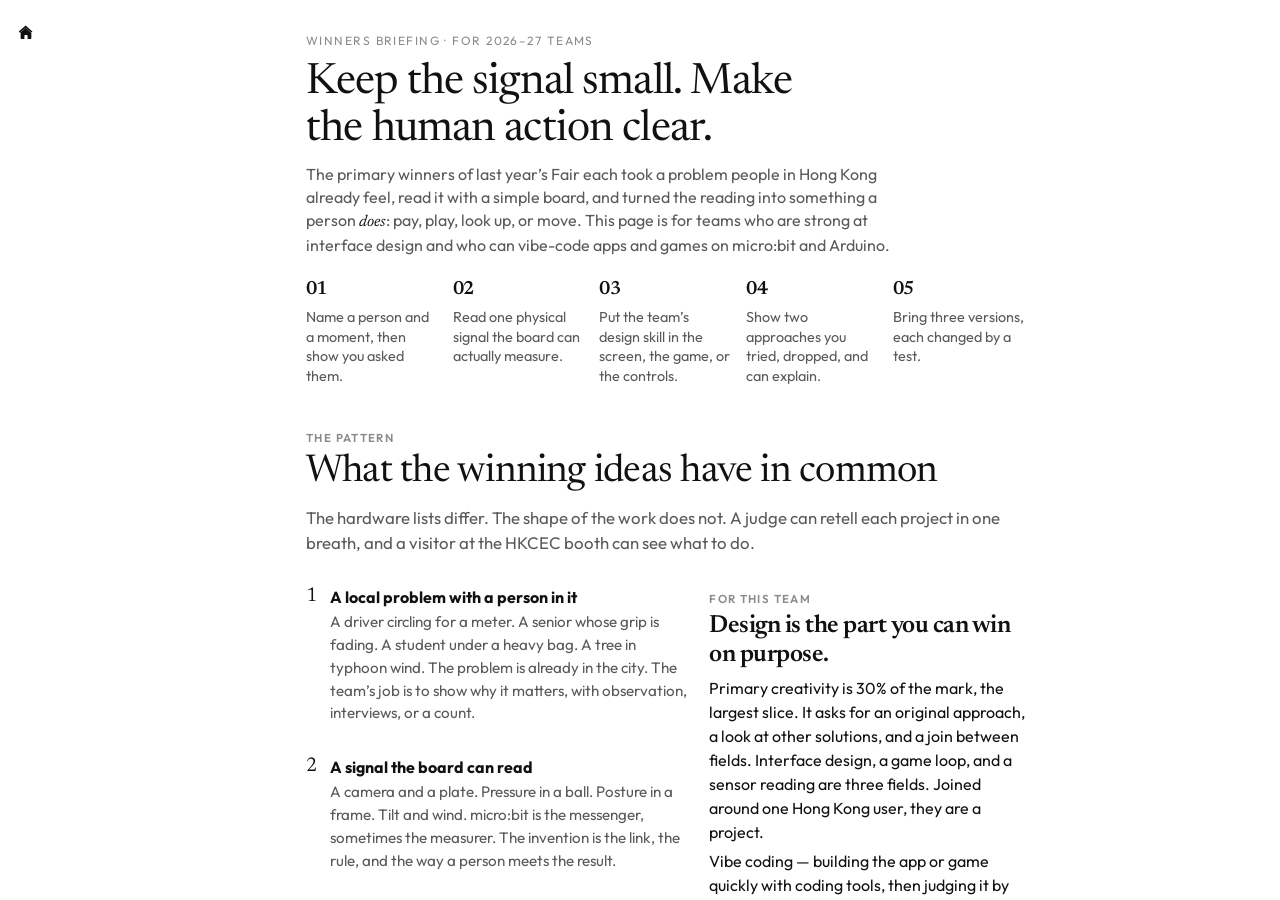
<file: science-fair-ideas.html>
<!DOCTYPE html>
<html lang="en">
<head>
<meta charset="utf-8">
<meta name="viewport" content="width=device-width, initial-scale=1">
<title>Winners briefing — and what to build next</title>
<meta name="description" content="A teacher briefing on last year’s primary winners, and project directions for students who design interfaces and build apps and games with micro:bit and Arduino.">
<link rel="preconnect" href="https://fonts.googleapis.com">
<link rel="preconnect" href="https://fonts.gstatic.com" crossorigin>
<link href="https://fonts.googleapis.com/css2?family=Newsreader:opsz,wght@6..72,400;6..72,600&family=Outfit:wght@400;600&display=swap" rel="stylesheet">
<link rel="stylesheet" href="site.css">
<style>
  section { margin: 0; scroll-margin-top: 1rem; padding: 0.85rem 0 1.35rem; }
  .remember, .page-hero .remember {
    display: grid;
    grid-template-columns: repeat(5, 1fr);
    gap: 0.85rem;
    margin: 1rem 0 0;
    padding: 0;
    list-style: none;
  }
  .remember li, .page-hero .remember li { padding: 0; }
  .remember strong, .page-hero .remember strong {
    display: block;
    font-family: var(--serif);
    font-weight: 600;
    font-size: 1.2rem;
    letter-spacing: -0.03em;
    margin-bottom: 0.2rem;
  }
  .remember span, .page-hero .remember span {
    display: block;
    color: var(--muted);
    font-size: 0.9rem;
    line-height: 1.35;
  }
  h2 {
    font-family: var(--serif);
    font-weight: 400;
    font-size: clamp(1.8rem, 3vw, 2.5rem);
    letter-spacing: -0.02em;
    line-height: 1.1;
    margin: 0 0 0.7rem;
  }
  h3 {
    font-family: var(--serif);
    font-weight: 600;
    font-size: 1.45rem;
    letter-spacing: -0.02em;
    margin: 0 0 0.35rem;
    line-height: 1.15;
  }
  .lede { max-width: 44rem; color: var(--muted); margin: 0 0 1.3rem; font-size: 1.05rem; }
  .pattern { display: grid; grid-template-columns: 1.1fr 0.9fr; gap: 1rem; }
  .steps { margin: 0; padding: 0; list-style: none; display: grid; gap: 0.75rem; }
  .steps li {
    display: grid;
    grid-template-columns: auto 1fr;
    gap: 0.8rem;
    align-items: start;
    padding: 0.35rem 0;
  }
  .num {
    font-family: var(--serif);
    font-size: 1.25rem;
    color: var(--ink);
    line-height: 1;
    padding-top: 0.1rem;
  }
  .steps strong { display: block; }
  .steps p { margin: 0.15rem 0 0; color: var(--muted); font-size: 0.95rem; }
  .callout h3 { font-size: 1.55rem; }
  .winners { display: grid; gap: 0.9rem; }
  .card-top {
    display: flex;
    justify-content: space-between;
    gap: 0.8rem;
    align-items: flex-start;
    margin-bottom: 0.7rem;
  }
  .award {
    flex: none;
    font-size: 0.75rem;
    font-weight: 600;
    letter-spacing: 0.08em;
    text-transform: uppercase;
    padding: 0.35rem 0 0.35rem 0;
  }
  .meta { color: var(--faint); font-size: 0.88rem; margin: 0.15rem 0 0; }
  .zh { font-family: var(--serif); font-style: italic; color: var(--muted); }
  .grid-2 { display: grid; grid-template-columns: 1fr 1fr; gap: 0.7rem 1.2rem; margin-top: 0.8rem; }
  .label {
    display: block;
    font-size: 0.72rem;
    letter-spacing: 0.12em;
    text-transform: uppercase;
    color: var(--faint);
    font-weight: 600;
    margin-bottom: 0.15rem;
  }
  .card p { margin: 0.35rem 0; }
  .split { display: grid; grid-template-columns: 1.15fr 0.85fr; gap: 1rem; }
  .fit ul { margin: 0.4rem 0 0; padding-left: 1.1rem; }
  .fit li { margin: 0.35rem 0; }
  .warn { padding: 0.9rem 0; margin-top: 0.9rem; }
  table { width: 100%; border-collapse: collapse; font-size: 0.95rem; }
  th, td { text-align: left; padding: 0.75rem 0.25rem; border-bottom: 1px solid var(--line); vertical-align: top; }
  th { font-size: 0.75rem; letter-spacing: 0.08em; text-transform: uppercase; color: var(--muted); font-weight: 600; }
  td.numc, th.numc { text-align: right; font-variant-numeric: tabular-nums; }
  caption {
    text-align: left;
    font-family: var(--serif);
    font-size: 1.35rem;
    padding: 0 0 0.6rem;
    caption-side: top;
  }
  .scroll { overflow-x: auto; }
  .bars { display: grid; gap: 0.55rem; margin: 1rem 0 0; }
  .bar-row { display: grid; grid-template-columns: 9.5rem 1fr auto; gap: 0.6rem; align-items: center; font-size: 0.92rem; }
  .track { height: 10px; background: var(--line); overflow: hidden; }
  .fill { display: block; height: 100%; background: var(--ink); }
  .pct { font-variant-numeric: tabular-nums; color: var(--muted); }
  .filters { display: flex; flex-wrap: wrap; gap: 0.45rem; margin: 0 0 0.9rem; }
  .filters button {
    font: inherit;
    font-size: 0.92rem;
    font-weight: 600;
    border: 0;
    background: transparent;
    color: var(--ink);
    padding: 0.4rem 0.8rem 0.4rem 0;
    cursor: pointer;
  }
  .filters button[aria-pressed="true"] { text-decoration: underline; }
  .ideas { display: grid; gap: 0.9rem; }
  .idea[hidden] { display: none; }
  .idea-head {
    display: flex;
    justify-content: space-between;
    gap: 1rem;
    align-items: flex-start;
  }
  .idea-no {
    font-family: var(--serif);
    font-size: 2rem;
    line-height: 0.9;
    color: var(--ink);
  }
  .tags { display: flex; flex-wrap: wrap; gap: 0.35rem; justify-content: flex-end; }
  .tag {
    font-size: 0.75rem;
    font-weight: 600;
    letter-spacing: 0.04em;
    text-transform: uppercase;
    color: var(--muted);
    padding: 0.28rem 0.5rem 0.28rem 0;
  }
  .who { margin: 0.2rem 0 0.6rem; color: var(--muted); }
  .blocks { display: grid; grid-template-columns: 1fr 1fr; gap: 0.6rem; margin-top: 0.7rem; }
  .block { padding: 0.75rem 0; }
  .block p { margin: 0; }
  .judge { margin-top: 0.7rem; padding-top: 0.7rem; border-top: 1px dashed var(--line); }
  .path-grid { display: grid; grid-template-columns: repeat(3, 1fr); gap: 0.7rem; }
  .path .stepn { font-family: var(--serif); color: var(--ink); font-size: 1.3rem; }
  .lanes { display: grid; grid-template-columns: 1fr 1fr; gap: 0.7rem; }
  .lane h3 { font-size: 1.2rem; }
  footer.colophon { padding: 1.4rem 1.35rem 2.2rem; color: var(--muted); font-size: 0.92rem; }
  footer.colophon .wrap p { margin: 0.35rem 0; }
  footer ol { margin: 0.4rem 0 0; padding-left: 1.2rem; }
  @media (max-width: 1100px) { .remember, .page-hero .remember { grid-template-columns: repeat(3, 1fr); } }
  @media (max-width: 900px) {
    .remember, .page-hero .remember, .pattern, .split, .grid-2, .blocks, .path-grid, .lanes { grid-template-columns: 1fr; }
    .page-hero .remember { grid-template-columns: 1fr 1fr; }
    .bar-row { grid-template-columns: 1fr; gap: 0.2rem; }
    h1 { max-width: none; }
  }
  @media (max-width: 560px) { .page-hero .remember { grid-template-columns: 1fr; } }
  @media print {
    .filters { display: none; }
    a { color: black; text-decoration: none; }
  }
</style>
</head>
<body class="nav-collapsed" data-nav-force-collapsed>
<a class="skip" href="#content">Skip to content</a>
<div class="backdrop" data-nav-backdrop></div>
<div class="app">
  <aside class="sidebar" id="site-nav" aria-label="Site navigation">
    <div class="sidebar-chrome">
      <button type="button" class="home-btn" data-nav-toggle aria-controls="site-nav" aria-expanded="false" title="Expand left panel">
        <svg viewBox="0 0 24 24" aria-hidden="true" focusable="false">
          <path fill="currentColor" d="M12 3.2 3.8 10.2c-.3.25-.3.7 0 .95l.7.55c.25.2.6.2.85 0L12 5.95l6.65 5.75c.25.2.6.2.85 0l.7-.55c.3-.25.3-.7 0-.95L12 3.2Zm-6.2 9.3V19c0 .55.45 1 1 1h3.7v-4.2c0-.44.36-.8.8-.8h2.4c.44 0 .8.36.8.8V20h3.7c.55 0 1-.45 1-1v-6.5l-7.2-6.2-7.2 6.2Z"/>
        </svg>
        <span class="home-btn-label">Expand navigation</span>
      </button>
    </div>
    <div class="sidebar-scroll">
    <a class="brand-block" href="index.html">
      <p class="brand-kicker">This year’s Fair</p>
      <p class="brand-title">For parents</p>
    </a>
      <div class="nav-group" aria-label="Pages">
        <a href="index.html">Home</a>
        <a href="stage1-examples.html">Stage 1 examples</a>
        <a href="stage1-draft.html">Stage 1 template</a>
        <a href="science-fair-ideas.html" class="is-active" aria-current="page">Winners</a>
        <a href="hksf-playlist-ideas.html">Playlist</a>
      </div>
    <div class="nav-group" aria-label="On this page">
      <p class="nav-label">On this page</p>
      <a class="sub" href="#essence">Essence</a>
      <a class="sub" href="#winners">Winners</a>
      <a class="sub" href="#fit">Our students</a>
      <a class="sub" href="#criteria">Criteria</a>
      <a class="sub" href="#ideas">Ideas</a>
      <a class="sub" href="#path">How to build</a>
      <a class="sub" href="#avoid">Leave these</a>
    </div>
    </div>
  </aside>
  <div class="content">
    <div class="shell-top">
      <button type="button" class="shell-home" data-nav-toggle aria-controls="site-nav" aria-expanded="false" title="Open left panel" aria-label="Open navigation">
        <svg viewBox="0 0 24 24" aria-hidden="true" focusable="false">
          <path fill="currentColor" d="M12 3.2 3.8 10.2c-.3.25-.3.7 0 .95l.7.55c.25.2.6.2.85 0L12 5.95l6.65 5.75c.25.2.6.2.85 0l.7-.55c.3-.25.3-.7 0-.95L12 3.2Zm-6.2 9.3V19c0 .55.45 1 1 1h3.7v-4.2c0-.44.36-.8.8-.8h2.4c.44 0 .8.36.8.8V20h3.7c.55 0 1-.45 1-1v-6.5l-7.2-6.2-7.2 6.2Z"/>
        </svg>
      </button>
      <span class="page-label">Winners</span>
    </div>
    <header class="page-hero">
      <div class="wrap">
        <p class="eyebrow">Winners briefing · for 2026–27 teams</p>
        <h1>Keep the signal small. Make the human action clear.</h1>
        <p class="deck">The primary winners of last year’s Fair each took a problem people in Hong Kong already feel, read it with a simple board, and turned the reading into something a person <em>does</em>: pay, play, look up, or move. This page is for teams who are strong at interface design and who can vibe-code apps and games on micro:bit and Arduino.</p>
        <ol class="remember">
          <li><strong>01</strong><span>Name a person and a moment, then show you asked them.</span></li>
          <li><strong>02</strong><span>Read one physical signal the board can actually measure.</span></li>
          <li><strong>03</strong><span>Put the team’s design skill in the screen, the game, or the controls.</span></li>
          <li><strong>04</strong><span>Show two approaches you tried, dropped, and can explain.</span></li>
          <li><strong>05</strong><span>Bring three versions, each changed by a test.</span></li>
        </ol>
      </div>
    </header>
    <main class="main" id="content">
      <div class="wrap">
<section id="essence">
      <p class="kicker">The pattern</p>
      <h2>What the winning ideas have in common</h2>
      <p class="lede">The hardware lists differ. The shape of the work does not. A judge can retell each project in one breath, and a visitor at the HKCEC booth can see what to do.</p>
      <div class="pattern">
        <ol class="steps">
          <li>
            <span class="num">1</span>
            <div>
              <strong>A local problem with a person in it</strong>
              <p>A driver circling for a meter. A senior whose grip is fading. A student under a heavy bag. A tree in typhoon wind. The problem is already in the city. The team’s job is to show why it matters, with observation, interviews, or a count.</p>
            </div>
          </li>
          <li>
            <span class="num">2</span>
            <div>
              <strong>A signal the board can read</strong>
              <p>A camera and a plate. Pressure in a ball. Posture in a frame. Tilt and wind. micro:bit is the messenger, sometimes the measurer. The invention is the link, the rule, and the way a person meets the result.</p>
            </div>
          </li>
          <li>
            <span class="num">3</span>
            <div>
              <strong>An action, timed to the moment</strong>
              <p>Pay through a system people already use. Keep squeezing because a character climbs. Warn with light and sound the right adults can hear. Flag a tree before it fails. Information that sits in a spreadsheet does not score the way an action does.</p>
            </div>
          </li>
          <li>
            <span class="num">4</span>
            <div>
              <strong>A second try after the first one fails</strong>
              <p>The gold team’s camera missed plates, so they added another way to identify the car and rebuilt the model more than once. That trail is the design mark. A single polished demo, with no record of what changed, leaves the largest primary mark — creativity — thin.</p>
            </div>
          </li>
        </ol>
        <aside class="callout">
          <p class="kicker">For this team</p>
          <h3>Design is the part you can win on purpose.</h3>
          <p>Primary creativity is 30% of the mark, the largest slice. It asks for an original approach, a look at other solutions, and a join between fields. Interface design, a game loop, and a sensor reading are three fields. Joined around one Hong Kong user, they are a project.</p>
          <p>Vibe coding — building the app or game quickly with coding tools, then judging it by letting people use it — fits the validation mark, on one condition. The team can explain every screen, and a test log shows what users forced them to change. A beautiful file with no users is a poster.</p>
          <p>HKIF’s own aims sit in the same place: meet people outside school, put the idea in front of the public, and carry a clear story to an overseas programme. A booth a stranger understands in a minute is ready for that.</p>
        </aside>
      </div>
    </section>

    <section id="winners">
      <p class="kicker">Primary division · last year’s Fair</p>
      <h2>Four projects, and the move inside each</h2>
      <p class="lede">Gold, silver, and bronze below follow the project notes for this briefing. TreeWatch is the primary Most Popular Award, chosen by public vote at the fair in June 2026. Chinese names are given where a published title is on record.</p>

      <div class="winners">

        <article class="card">
          <div class="card-top">
            <div>
              <h3>Park &amp; Easy Toll <span class="zh">街泊路路通</span></h3>
              <p class="meta">#2509 · Tin Shui Wai Methodist Primary School · Teacher: Chan Chun Wai<br>Li Shing Yurk, Chen Chak Yu, Moo Pak Hang, So Ka Man</p>
            </div>
            <span class="award gold">Gold</span>
          </div>
          <p><strong>Essence.</strong> A metered bay should turn over. The longer a car stays, the more it should cost, and the driver should pay through a system they already have, without hunting for coins or an app they have never opened.</p>
          <div class="grid-2">
            <div>
              <span class="label">What they built</span>
              <p>An AI camera reads the plate and the start time. A micro:bit sends that to the driver’s phone over Bluetooth. On departure the fee is worked out on a rising scale, and the driver is sent to HKeToll to pay.</p>
            </div>
            <div>
              <span class="label">What coverage adds</span>
              <p>The work started from a parking dispute on Heung Wo Street in Tsuen Wan. The team interviewed drivers and parents. When the camera missed plates in poor light and on sideways bays, they added an NFC tap, modelled on a student card, and rebuilt the model about three times.</p>
            </div>
            <div>
              <span class="label">Why it scores</span>
              <p>Needs analysis is a street and a set of conversations. Creativity is the rising fee plus a public payment rail, after a backup method earned its place by a failed test. Impact is a bay freed for the next short stay.</p>
            </div>
            <div>
              <span class="label">Take this, leave the parking meter</span>
              <p>Start from a scene you witnessed. When the sensor fails, add a second method and write down why. Use a service people already trust. The screen that explains the fee in one glance is the piece a design-strong team would have made sharper.</p>
            </div>
          </div>
        </article>

        <article class="card">
          <div class="card-top">
            <div>
              <h3>Grip the Health</h3>
              <p class="meta">#2370 · CCC Chun Kwong Primary School · Teacher: Chan Yun Lam<br>Chan Oi Ki, To Sheung, Wong Chi Shing Bryant, Lo Yan To</p>
            </div>
            <span class="award silver">Silver</span>
          </div>
          <p><strong>Essence.</strong> Grip exercise is medicine people skip. Make a character climb only while the hand squeezes, and the exercise becomes something a senior wants to repeat.</p>
          <div class="grid-2">
            <div>
              <span class="label">What they built</span>
              <p>A pressure sensor inside a grip ball, a micro:bit, and a Scratch app. Two modes: Grip Test and Grip Training. Squeeze and the character rises. Release and it descends. The aim is regular practice, against sarcopenia and the falls that follow.</p>
            </div>
            <div>
              <span class="label">Why it scores</span>
              <p>The sensor is ordinary. The loop is the idea: measurement and motivation in one object, aimed at a named health risk. It joins physical therapy, a game, and a board. That is the creativity criterion in primary colours.</p>
            </div>
            <div>
              <span class="label">Take this</span>
              <p>A game earns the mark when the body action <em>is</em> the input, and when a real user comes back to it. Two modes show they understood a person (test, then train), not only a component.</p>
            </div>
            <div>
              <span class="label">Leave this lane</span>
              <p>Another grip ball, another “health game” that claims to diagnose, or a Scratch sprite with no session log. Our students can build a finer interface than Scratch. The fair still wants the squeeze — or whatever the action is — to be physically real, and the before-and-after to come from people.</p>
            </div>
          </div>
        </article>

        <article class="card">
          <div class="card-top">
            <div>
              <h3>Schoolbag Monitor</h3>
              <p class="meta">#2590 · SKH Tsing Yi Estate Ho Chak Wan Primary School · Teacher: Chen Yinghua<br>Yeung Cheuk Him, Lee Chak Yin, Fung Hei Ching, Lau Chung Young</p>
            </div>
            <span class="award bronze">Bronze</span>
          </div>
          <p><strong>Essence.</strong> A heavy bag is a health problem you can see badly with one glance. Read posture and the body’s pivot points as well as the picture, then tell the student, the teacher, and the parent in light and sound.</p>
          <div class="grid-2">
            <div>
              <span class="label">What they built</span>
              <p>A camera the student walks past. Detection combines posture, pivot points, and image analysis, because a bag’s outline alone is a weak clue. LEDs and an audio alert follow the result.</p>
            </div>
            <div>
              <span class="label">Why it scores</span>
              <p>Creativity here is the method: they say why a single model fails, and they add a second way of looking. Impact depends on the alert reaching someone who can lighten the bag tomorrow. The accuracy claim only holds if they counted hits and misses.</p>
            </div>
            <div>
              <span class="label">Take this</span>
              <p>If a reading is unreliable, show the failure, then add one more signal and publish the error count. Design the alert for the person who can act, in a form they notice without panic.</p>
            </div>
            <div>
              <span class="label">Leave this lane</span>
              <p>A camera on classmates to score posture, mood, or “bad behaviour.” Consent, accuracy, and privacy all get harder, and the shape of the project is one the judges have just seen.</p>
            </div>
          </div>
        </article>

        <article class="card">
          <div class="card-top">
            <div>
              <h3>TreeWatch <span class="zh">弱樹臨風警報器</span></h3>
              <p class="meta">#2995 · Diocesan Boys’ School Primary Division · Teacher: Lam Tsz Kin Felix<br>Yu Lok Chee Clarence, Chan Alexis Chun Ming, Chan Adam Cheuk Wang, Lee Quentin Sung Hei</p>
            </div>
            <span class="award pop">Most popular</span>
          </div>
          <p><strong>Essence.</strong> In a typhoon city, people worry about trees falling. Two simple numbers — how far the trunk leans, how hard the wind pushes — watched over time, can speak before the dangerous hour.</p>
          <div class="grid-2">
            <div>
              <span class="label">What they built</span>
              <p>Tilt and wind sensors on a compact micro:bit. Continuous logging, a stability judgement, and an early warning. The public voted it the primary Most Popular Award. The model is easy to point at and easy to retell.</p>
            </div>
            <div>
              <span class="label">Why people stopped</span>
              <p>Familiar risk, visible hardware, a warning with a purpose. Popularity at this fair is a presentation lesson: a stranger can explain the danger and the response after one minute at the booth. micro:bit was enough.</p>
            </div>
            <div>
              <span class="label">Take this</span>
              <p>Make the risk readable in one look. Words and icons together, a threshold written in plain language, a reason the number matters this season in Hong Kong. That is interface work.</p>
            </div>
            <div>
              <span class="label">Leave this lane</span>
              <p>Another tilt-and-wind tree alarm, or a generic “smart sensor dashboard” with six charts and no decision. The vote went to a warning someone could act on.</p>
            </div>
          </div>
        </article>

      </div>
    </section>

    <section id="fit">
      <p class="kicker">Fit</p>
      <h2>Where UI, games, micro:bit, and Arduino actually help</h2>
      <div class="split">
        <div class="fit callout">
          <h3>The board is the witness. The interface is the argument.</h3>
          <ul>
            <li><strong>User research is already a design skill.</strong> Interviews, a short survey, and watching someone fail a task are the 20% needs-analysis mark. Write the problem in the user’s words.</li>
            <li><strong>The app or game is where you outbuild a Scratch sprite.</strong> Empty states, a wrong-button undo, type large enough for a grandparent, colour plus a word so the meaning survives colour-blindness, a screen that reads from across a playground. Judges feel this before they read the board.</li>
            <li><strong>Keep the hardware thin so the demo survives the hall.</strong> One sensor, one cable for the booth, a labelled recording from the school test if the hall radio is noisy. Say when a run is recorded.</li>
            <li><strong>micro:bit</strong> fits radio between boards, the v2 microphone, buttons, Bluetooth to a phone, and simple logging. <strong>Arduino</strong> fits temperature probes, humidity, CO2 modules, a load cell, and large arcade buttons.</li>
            <li><strong>Everyone on the team of three or four can tell the failure.</strong> Judges ask the quiet student what broke and what you changed.</li>
          </ul>
          <div class="warn">
            <strong>A trap with the micro:bit temperature block.</strong> The on-board reading is the chip, warmed by the processor, not the room and not the playground. Heat and air projects need an external sensor (a DHT22, a BME280, a CO2 module). State that in the report. Honesty about the instrument is a validation point.
          </div>
        </div>
        <div class="callout">
          <p class="kicker">Primary weights, where to spend the craft</p>
          <h3>Creativity is the wide slice.</h3>
          <div class="bars" aria-hidden="true">
            <div class="bar-row"><span>Problem</span><span class="track"><span class="fill" style="width:20%"></span></span><span class="pct">20</span></div>
            <div class="bar-row"><span>Creativity</span><span class="track"><span class="fill hot" style="width:30%"></span></span><span class="pct">30</span></div>
            <div class="bar-row"><span>Design &amp; test</span><span class="track"><span class="fill" style="width:20%"></span></span><span class="pct">20</span></div>
            <div class="bar-row"><span>Impact</span><span class="track"><span class="fill" style="width:20%"></span></span><span class="pct">20</span></div>
            <div class="bar-row"><span>Presentation</span><span class="track"><span class="fill" style="width:10%"></span></span><span class="pct">10</span></div>
          </div>
          <p>A designed game on a real signal collects creativity (fields joined, alternatives rejected), validation (users, versions), and presentation (the booth looks like the product) in one object. Impact stays specific: this class, this senior centre, this bus bay — a person who can use it next week.</p>
        </div>
      </div>
    </section>

    <section id="criteria">
      <p class="kicker">This year’s Fair · 2026–27</p>
      <h2>How the mark scheme reads this kind of team</h2>
      <p class="lede">Same five questions in every division. The weights shift. Primary pays the most for creativity. Senior pays more for proof, scale, and a research trail. Testing and Certification is a separate prize for secondary teams only.</p>

      <div class="scroll">
        <table>
          <caption>Share of the main award</caption>
          <thead>
            <tr>
              <th>Criterion</th>
              <th>What judges ask</th>
              <th class="numc">Primary</th>
              <th class="numc">Junior</th>
              <th class="numc">Senior</th>
            </tr>
          </thead>
          <tbody>
            <tr class="primary">
              <td>I. Problem and needs</td>
              <td>Is the problem clear, and is the background backed by research, observation, interviews, questionnaires, or data?</td>
              <td class="numc">20%</td>
              <td class="numc">20%</td>
              <td class="numc">20%</td>
            </tr>
            <tr class="primary">
              <td>II. Creativity</td>
              <td>Is the approach original? Did the team look at other solutions and go beyond them? Are fields joined with a result that has its own value?</td>
              <td class="numc">30%</td>
              <td class="numc">25%</td>
              <td class="numc">20%</td>
            </tr>
            <tr class="primary">
              <td>III. Design and validation</td>
              <td>Is there a prototype? Was the process logical? Are results tested, and did tests change the design? Does it address the problem?</td>
              <td class="numc">20%</td>
              <td class="numc">25%</td>
              <td class="numc">25%</td>
            </tr>
            <tr class="primary">
              <td>IV. Benefits and impact</td>
              <td>Does it answer a real problem for people, the community, or the environment? Senior teams are also asked about wider use or a market.</td>
              <td class="numc">20%</td>
              <td class="numc">20%</td>
              <td class="numc">25%</td>
            </tr>
            <tr class="primary">
              <td>V. Presentation</td>
              <td>Are the board, the model, and the talk clear? Is evidence used well? Do the materials meet the page limits?</td>
              <td class="numc">10%</td>
              <td class="numc">10%</td>
              <td class="numc">10%</td>
            </tr>
          </tbody>
        </table>
      </div>

      <div class="lanes" style="margin-top: 0.9rem;">
        <article class="lane">
          <h3>Outstanding Research Project Awards</h3>
          <p>Senior secondary only, and only among shortlisted teams. Up to three teams. The extra mark is commitment over time (20%), repeated testing and improvement (30%), learning from failure (20%), and a full documented journey with sources and evidence (30%). A vibe-coded interface can win this only if the notebook is as real as the screens: dates, failed builds, the change each failure caused.</p>
        </article>
        <article class="lane">
          <h3>Testing and Certification Special Awards</h3>
          <p>Junior and senior together, judged by the Hong Kong Council for Testing and Certification. One gold, one silver, one bronze. Relevance to testing (30%), feasibility and standards (25%), scientific merit and a look at similar products (20%), originality (15%), presentation (10%). Primary teams are outside this prize. They can still do the science. Two ideas below — Heat Whistle and Lunchbox Line — are the ones that can grow into this award if the team is secondary, because each can name a public method and compare two instruments.</p>
        </article>
      </div>
    </section>

    <section id="ideas">
      <p class="kicker">Directions</p>
      <h2>Six ideas that use design as the invention</h2>
      <p class="lede">Each one leaves the four winning lanes, stays buildable on micro:bit or Arduino, and gives the interface a job. Filter by the kind of work the team enjoys. Any of them can be told at primary depth, then deepened with more trials if the team is secondary.</p>
      <div class="filters" role="toolbar" aria-label="Filter ideas">
        <button type="button" aria-pressed="true" data-filter="all">All six</button>
        <button type="button" aria-pressed="false" data-filter="game">Game-led</button>
        <button type="button" aria-pressed="false" data-filter="research">Interview-led</button>
        <button type="button" aria-pressed="false" data-filter="standard">Standard-led</button>
      </div>
      <div class="ideas">

        <article class="idea" data-tags="game standard">
          <div class="idea-head">
            <div>
              <div class="idea-no">01</div>
              <h3>Class Breath <span class="zh">課室一口風</span></h3>
              <p class="who">For one classroom that goes stale behind shut windows, and the teacher who decides when to air it.</p>
            </div>
            <div class="tags"><span class="tag">Game</span><span class="tag">Arduino</span><span class="tag">Air</span></div>
          </div>
          <p>Hong Kong classrooms often stay sealed against noise and heat. Students get sleepy. Nobody shares a sign that it is time to open a window. The project is a class creature the students design. It slumps when the air is stale and recovers when the room is aired. The score is the room’s, never a named child’s.</p>
          <div class="blocks">
            <div class="block">
              <span class="label">Signal</span>
              <p>Arduino and a CO2 module (SCD41 or similar). If the school cannot get one, use a BME280 for temperature and humidity and narrow the claim to comfort. Say so on the board. A spot reading is a sample, not an 8-hour certification test.</p>
            </div>
            <div class="block">
              <span class="label">The screen</span>
              <p>One full-screen creature, named by the class, with states students illustrate: awake, drowsy, asking for a window. A second view for the teacher is a single line of the last hour. Large type. No leaderboard.</p>
            </div>
            <div class="block">
              <span class="label">Research to do first</span>
              <p>One lesson of observation (window state, how the room feels). A short class survey. A talk with the teacher who runs the air-conditioner. Cite the EPD Indoor Air Quality objectives: 8-hour CO2 of 800 ppmv (Excellent) and 1,000 ppmv (Good) for offices and public places, and explain that your lesson sample is shorter than that test.</p>
            </div>
            <div class="block">
              <span class="label">Alternatives to show you rejected</span>
              <p>A scolding alarm. A chart that ranks students. Both punish. The creature asks the class to act together, which is the Grip the Health loop pointed at shared air.</p>
            </div>
            <div class="block">
              <span class="label">Three tests</span>
              <p>Three afternoons in the same room. Log the reading, whether the window opened, and a one-tap “how sleepy” from the class. Change the threshold or the creature because of what happened. The graph of the three days is the validation page.</p>
            </div>
            <div class="block">
              <span class="label">Impact you can claim</span>
              <p>This class aired the room when the creature asked, and the reading moved. A primary team stops there. A secondary team can repeat across two rooms and compare with the published 8-hour objectives without calling the result a certificate.</p>
            </div>
          </div>
          <p class="judge"><span class="label">The question a judge will ask</span> “Did the creature change what the class did, or only decorate a sensor?” Answer with the afternoon the window stayed shut, the afternoon it opened, and the two readings.</p>
        </article>

        <article class="idea" data-tags="standard research">
          <div class="idea-head">
            <div>
              <div class="idea-no">02</div>
              <h3>Heat Whistle <span class="zh">熱哨</span></h3>
              <p class="who">For the PE teacher on the playground, and in a second mode, children waiting in the sun at the bus bay.</p>
            </div>
            <div class="tags"><span class="tag">Standard</span><span class="tag">Arduino</span><span class="tag">Two modes</span></div>
          </div>
          <p>Heat and humidity in Hong Kong make “stop, drink, move to shade” a real decision. It is often made by feel. The project gives the teacher a number they can explain, on a scoreboard readable from across the court. The same sensor, second screen: a calm clock for the bus bay that says how long a child has been in full sun and points them to the canopy.</p>
          <div class="blocks">
            <div class="block">
              <span class="label">Signal</span>
              <p>Arduino with a DHT22 or BME280 in a shaded housing. Sun on the sensor invents a hotter day. Write that design choice on the board. The micro:bit can be the remote display. The measurement stays on the external sensor.</p>
            </div>
            <div class="block">
              <span class="label">The screen</span>
              <p>A sports scoreboard: huge type, an icon plus a word (colour alone fails some viewers), three messages such as “keep going,” “water break,” “move the drill to shade.” Bus-bay mode is a separate layout, illustrated, plain, and free of scare language. Two modes, like Grip Test and Grip Training, show two users of one instrument.</p>
            </div>
            <div class="block">
              <span class="label">Research to do first</span>
              <p>Interview two PE teachers. Read the current Hong Kong Observatory page for Hot and Very Hot Weather Warnings and quote its trigger. Log a week of playground readings with a household thermometer before the prototype exists. That week is needs analysis.</p>
            </div>
            <div class="block">
              <span class="label">Alternatives to show you rejected</span>
              <p>A phone notification the teacher will not see mid-game. A medical “heat stroke detector.” You are building a decision aid with a rule you can read aloud, tied to Observatory guidance, not a diagnosis.</p>
            </div>
            <div class="block">
              <span class="label">Three tests</span>
              <p>Can the teacher read the message at 5 metres and at 10? On which days did the badge agree with the Observatory warning, and on which days did the teacher disagree? Change the threshold because of those disagreements, and keep the disagreement log. Compare the probe with a second thermometer and write down the gap.</p>
            </div>
            <div class="block">
              <span class="label">If the team is secondary</span>
              <p>This is a Testing and Certification path. Name the method, compare instruments, and describe what the school tool is and is not. Wider use is a PE panel across one school, then a written note on what would have to be true to share it. Primary teams do the same tests and present them as proof the tool works.</p>
            </div>
          </div>
          <p class="judge"><span class="label">The question a judge will ask</span> “Why should a teacher trust this more than looking at the children?” Answer with the shaded sensor, the second thermometer, and a day the number and the teacher disagreed — and what you changed.</p>
        </article>

        <article class="idea" data-tags="research">
          <div class="idea-head">
            <div>
              <div class="idea-no">03</div>
              <h3>Three Buttons <span class="zh">三個掣</span></h3>
              <p class="who">For a senior the school already visits, and the family member who wants a simple piece of news.</p>
            </div>
            <div class="tags"><span class="tag">UX research</span><span class="tag">Arduino or micro:bit</span></div>
          </div>
          <p>Many products for older people fail at the screen, not at the feature list. This project starts by watching a senior stop. The result is a box with three enormous buttons — “I’m home,” “Please call,” “What’s today” — and a family page with three lines, a time, and a way to undo a mis-press. Cantonese first. One task per view.</p>
          <div class="blocks">
            <div class="block">
              <span class="label">Signal</span>
              <p>Three arcade buttons on Arduino or a micro:bit, plus a buzzer so the box itself confirms the press. The event is the signal. There is no health sensor and no claim about illness. Grip the Health measured the body. This one removes steps.</p>
            </div>
            <div class="block">
              <span class="label">The screen</span>
              <p>The senior side is the box, not a display. The family side is a page: huge type, empty state (“no news yet today”), timestamp, and “that was the wrong button.” Students design it with the family, on paper first. The fair demo can be the box and a laptop on the same table.</p>
            </div>
            <div class="block">
              <span class="label">Research to do first</span>
              <p>Visit. Watch one senior try a normal phone task and write the exact step they abandon. Ask the family which three messages would matter this week. Consent from the senior and the family, in writing the school already uses for visits. Six people is a small test. Call it that.</p>
            </div>
            <div class="block">
              <span class="label">Alternatives to show you rejected</span>
              <p>A simplified phone skin. Voice only. Run the same three tasks on those and on the box. Keep whichever wins on errors and time, even if the box loses and you have to change it. The comparison is the creativity mark.</p>
            </div>
            <div class="block">
              <span class="label">Three tests</span>
              <p>Same tasks, same people, version by version. Record time, mis-presses, and one sentence from each person. Version 2 exists because of a sentence (“I didn’t know if it heard me” → the buzzer). Version 3 is the one on the table.</p>
            </div>
            <div class="block">
              <span class="label">Impact you can claim</span>
              <p>These seniors finished a message their family could read. You are not claiming a product for every household in Hong Kong. A senior team that wants scale writes what would have to change to leave this centre: power, language, who maintains the box.</p>
            </div>
          </div>
          <p class="judge"><span class="label">The question a judge will ask</span> “Why buttons, when phones already exist?” Answer with the step where the phone lost, the task times, and the undo.</p>
        </article>

        <article class="idea" data-tags="research">
          <div class="idea-head">
            <div>
              <div class="idea-no">04</div>
              <h3>Quiet Atlas <span class="zh">靜音地圖</span></h3>
              <p class="who">For students who need a calmer place to read, including classmates who are easily overwhelmed, and for the librarian.</p>
            </div>
            <div class="tags"><span class="tag">Map</span><span class="tag">micro:bit v2</span></div>
          </div>
          <p>“Be quiet” is a slogan. Noise moves through a school day. The project is a floor plan, drawn and labelled in the words students use, coloured and patterned by sound level at three times of day, with a card that says where to sit now.</p>
          <div class="blocks">
            <div class="block">
              <span class="label">Signal</span>
              <p>One micro:bit v2 microphone. Walk a fixed route, or leave the board in four agreed spots. Write down place, time, and level. The map is drawn from the sheet. Radio between boards is optional and easy to drop if the corridor is hostile to it.</p>
            </div>
            <div class="block">
              <span class="label">The screen</span>
              <p>This is the design piece. A plan of one floor, pattern plus colour (not colour alone), room names students recognise, a “sit here now” card. Print the same visual system on the display board so the booth and the map are one product. Three drawn versions: the first was confusing, the labels changed, the third is the one the reading group used.</p>
            </div>
            <div class="block">
              <span class="label">Research to do first</span>
              <p>Ask the librarian and two students where they go when it is too loud. Walk with them. The map should answer their sentence, not a generic noise poster.</p>
            </div>
            <div class="block">
              <span class="label">Alternatives to show you rejected</span>
              <p>A siren that shames a noisy class. A league table of the loudest room. The atlas informs a choice of seat. Shaming is a different product, and a worse one.</p>
            </div>
            <div class="block">
              <span class="label">Three tests</span>
              <p>The map predicts the calmest spot at lunch. Measure again and mark hits and misses. The reading group uses it for several days and says whether they moved. Fix the label or the route because someone misread a room.</p>
            </div>
            <div class="block">
              <span class="label">Impact you can claim</span>
              <p>A named group found a seat that measured quieter, and could show you where on the plan. Presentation marks come almost free if the drawing is clear — and only if the measurements are on the board beside it.</p>
            </div>
          </div>
          <p class="judge"><span class="label">The question a judge will ask</span> “Is this a poster or a measurement?” Point to the route, the three times of day, the second measurement, and the seat the group actually chose.</p>
        </article>

        <article class="idea" data-tags="standard">
          <div class="idea-head">
            <div>
              <div class="idea-no">05</div>
              <h3>Lunchbox Line <span class="zh">飯盒線</span></h3>
              <p class="who">For families who pack lunch in the morning and are unsure what the Hong Kong heat does to it before noon.</p>
            </div>
            <div class="tags"><span class="tag">Standard</span><span class="tag">Arduino</span><span class="tag">T&amp;C path</span></div>
          </div>
          <p>A single horizontal line, morning to lunch, with the measured temperature of a dummy box drawn on it. The Centre for Food Safety danger band, above 4°C and below 60°C, is marked on the same line. A parent should grasp it in a few seconds. The sentence under the line is written with parents, then rewritten when they misread it.</p>
          <div class="blocks">
            <div class="block">
              <span class="label">Signal</span>
              <p>Arduino and a waterproof DS18B20 in a closed dummy box (water or rice the team does not eat). Log every few minutes from arrival until lunch, once on a hotter day and once on a milder day.</p>
            </div>
            <div class="block">
              <span class="label">The screen</span>
              <p>One line, one band, one sentence. Time on the axis, temperature as position, the danger band labelled in words. No gauge cluster. Test the sentence with two parents: “your rice entered the warm band at 10:40” either lands or it doesn’t. Change the words.</p>
            </div>
            <div class="block">
              <span class="label">Research to do first</span>
              <p>A short parent survey: when is food packed, and how long is it out of the fridge? Read the CFS guidance and cite it. The danger zone they publish is 4°C to 60°C, with a 2-hour / 4-hour rule for high-risk food. Quote the booklet. Do not invent a “safe number of hours” of your own.</p>
            </div>
            <div class="block">
              <span class="label">Alternatives to show you rejected</span>
              <p>A scare alert every minute. An AI camera pointed at real lunches. The line is calmer and matches the evidence you have, which is temperature over time.</p>
            </div>
            <div class="block">
              <span class="label">Three tests</span>
              <p>Calibrate: ice water and a warm cup, your probe beside a kitchen thermometer, the difference written down. Then the two school days. Then the parent sentence test. That calibration note is the project’s scientific spine.</p>
            </div>
            <div class="block">
              <span class="label">If the team is secondary</span>
              <p>Testing and Certification judges look for exactly this: a public method, a reference instrument, repeated trials, and a clear limit on the claim. The tool informs a family. It does not certify a lunchbox. Primary teams keep the same honesty and skip the special-award framing.</p>
            </div>
          </div>
          <p class="judge"><span class="label">The question a judge will ask</span> “Are you telling parents to throw food away?” Answer: we show when the dummy box entered the band CFS describes, and we tell families to read that guidance. The probe was checked against another thermometer. The gap was this many degrees.</p>
        </article>

        <article class="idea" data-tags="game research">
          <div class="idea-head">
            <div>
              <div class="idea-no">06</div>
              <h3>Your Turn <span class="zh">輪到你</span></h3>
              <p class="who">For classmates who sit out group games because the rules are shouted and fast.</p>
            </div>
            <div class="tags"><span class="tag">Game</span><span class="tag">micro:bit radio</span></div>
          </div>
          <p>Watch one recess and count turns. Some children rarely get one. The project is a set of micro:bits, one per player, that light and sound for the person whose turn it is, plus a game on the class screen that only moves when the lit board is pressed. The interface is the inclusion.</p>
          <div class="blocks">
            <div class="block">
              <span class="label">Signal</span>
              <p>Four to six micro:bits on radio. One bridge board on USB talks to the game, so the booth has a cable even if radio misbehaves. A teacher remote can pause or pass a turn. The press on the lit board is the only input that counts.</p>
            </div>
            <div class="block">
              <span class="label">The screen</span>
              <p>A game the team vibe-codes: big icons, a practice round, a way to leave without being displayed as “out.” Design the pause and the mis-press with the classmates who usually wait. Speed is a setting, because the first version will be too fast. That complaint is a feature of the log.</p>
            </div>
            <div class="block">
              <span class="label">Research to do first</span>
              <p>One recess tally: how many turns named classmates get in the existing game. A conversation with them and with the PE teacher about what “fair” feels like. Consent before any recording. A tally sheet is enough.</p>
            </div>
            <div class="block">
              <span class="label">Alternatives to show you rejected</span>
              <p>A faster reaction game that rewards the quickest hand. A scoreboard of winners. Both recreate the exclusion. The turn light gives the slower player the same invitation.</p>
            </div>
            <div class="block">
              <span class="label">Three tests</span>
              <p>Play the old game and the new one. Count turns again. Ask the students who used to wait whether they would play tomorrow. Slow the timing because they asked. Bring both tallies.</p>
            </div>
            <div class="block">
              <span class="label">Impact you can claim</span>
              <p>In this group, turns spread. You can show the counts. A secondary extension is a second class and a note on radio range in a real hall — a practical limit, which judges trust more than a promise to “roll out to all schools.”</p>
            </div>
          </div>
          <p class="judge"><span class="label">The question a judge will ask</span> “Could you not just take turns without a gadget?” Answer with the tally from the shouted game, then the tally with the light. The gadget is there because the count changed.</p>
        </article>

      </div>

      <div class="callout" style="margin-top: 0.9rem;">
        <h3>Shorter starts, if none of the six fit the term</h3>
        <p><strong>What we left behind.</strong> A canteen scale (load cell and Arduino) and a weekly poster the team designs, in kilograms of leftovers. Talk to the kitchen staff first. Skip photographs of students’ plates.</p>
        <p><strong>West-facing glare.</strong> A light sensor and a “lower the blind” card for one room, only after observation shows glare actually stops work. Otherwise it is a gadget on a window.</p>
        <p><strong>Movement between lessons.</strong> A micro:bit step game on the stairs. It earns a place only if a PE teacher or nurse confirms students skip movement. Otherwise Heat Whistle and Your Turn carry more need.</p>
      </div>
    </section>

    <section id="path">
      <p class="kicker">Same path for every idea</p>
      <h2>How to build so the criteria can see the work</h2>
      <div class="path-grid">
        <article class="path">
          <div class="stepn">1</div>
          <h3>Problem, in someone’s words</h3>
          <p>A scene, a count, and at least one conversation or a short questionnaire. Photographs of places are fine. Photographs of people need consent. List every source, including pages, libraries, icon packs, and the coding tools you used. The rules require that, and they forbid other people’s IP in the project.</p>
        </article>
        <article class="path">
          <div class="stepn">2</div>
          <h3>Two rejected ideas</h3>
          <p>A page with the approaches you did not build, and the reason — a user disliked it, a sensor lied, it copied a recent winner, it shamed someone. This page is how primary creativity (30%) becomes visible.</p>
        </article>
        <article class="path">
          <div class="stepn">3</div>
          <h3>Version one, on a cable</h3>
          <p>One signal into a page the team can vibe-code. Ugly is allowed. The micro:bit or Arduino should be explained by any student: what is read, what is sent, what the screen does with it.</p>
        </article>
        <article class="path">
          <div class="stepn">4</div>
          <h3>A test that hurts a little</h3>
          <p>Users miss a button, a teacher cannot read the type, a probe disagrees with a thermometer, the creature nags. Write the result down the same day. Change one thing.</p>
        </article>
        <article class="path">
          <div class="stepn">5</div>
          <h3>Version two and three</h3>
          <p>Each version has a date, a photo of the screen, and the sentence that forced the change. Three versions is the trail the gold parking team could point to. It is also what Outstanding Research, later, calls repeated validation.</p>
        </article>
        <article class="path">
          <div class="stepn">6</div>
          <h3>One booth, one story</h3>
          <p>Board order follows the mark scheme: problem and evidence, ideas you dropped, photos of the three versions, the numbers, who it helps. Same colours as the app. A sixty-second talk: we saw this, we tried that, it failed because, we changed it, here is the number. Live demo, plus a labelled recording.</p>
        </article>
      </div>
    </section>

    <section id="avoid">
      <p class="kicker">Protect the entry</p>
      <h2>Leave these lanes alone</h2>
      <div class="lanes">
        <article class="lane">
          <h3>The four projects already on the table</h3>
          <p>A parking meter with plate recognition, a grip-strength ball, a backpack camera, a tree tilt-and-wind alarm. Judges saw them in 2025–26. Use their shape. Build a different problem.</p>
        </article>
        <article class="lane">
          <h3>Diagnosis and surveillance</h3>
          <p>Claims to detect sarcopenia, depression, food poisoning, or “bad behaviour.” Cameras on classmates. Public rankings of who drank less or whose bag looks heavy. Measure a condition of a place or a task, inform an adult, and keep the person’s dignity in the interface.</p>
        </article>
        <article class="lane">
          <h3>A dashboard with nobody in it</h3>
          <p>Six charts, no decision, no user test. Vibe coding makes this the easiest thing to generate and the easiest thing to see through. One screen, one action, one log of people using it.</p>
        </article>
        <article class="lane">
          <h3>The on-chip temperature, and a wireless-only demo</h3>
          <p>micro:bit’s built-in temperature is the processor. A Bluetooth demo with no cable will fail on a noisy fair floor. Measure with the right sensor. Present with a cable. Label any recorded run.</p>
        </article>
      </div>
    </section>
      </div>
    </main>
    <footer class="colophon">

  <div class="wrap">
    <p><strong>Sources.</strong> Project descriptions for Park &amp; Easy Toll, Grip the Health, Schoolbag Monitor, and TreeWatch follow the notes supplied for this briefing. Award weights follow the 2026–27 Fair criteria supplied with those notes. The Most Popular Award for TreeWatch, and the public account of the gold team’s street origin, interviews, NFC backup, and three prototypes, are from coverage of last year’s Fair.</p>
    <ol>
      <li>Sino Group, press note on last year’s Fair attracting over 60,000 visits, 28 June 2026. TreeWatch named primary Most Popular Award by on-site vote. Gold in the primary division named as Park &amp; Easy Toll.</li>
      <li>Homemory, report on 街泊路路通, 3 September 2026. Heung Wo Street origin, driver and parent interviews, camera failures, NFC modelled on a student card, about three prototypes.</li>
      <li>Environmental Protection Department, Indoor Air Quality Certification Scheme objectives: 8-hour CO2 800 ppmv (Excellent) and 1,000 ppmv (Good) for offices and public places. A classroom spot reading is not that test.</li>
      <li>Centre for Food Safety, temperature danger zone 4°C to 60°C, and the 2-hour / 4-hour rule for high-risk food.</li>
      <li>Hong Kong Observatory, current Hot Weather and Very Hot Weather Warning pages — quote the live criteria in the report rather than a remembered number.</li>
    </ol>
    <p>Suggested projects are starting points for school teams. They are not entered work. Check the year’s official guide for page limits, division eligibility, and dates before you submit.</p>
  </div>

    </footer>
  </div>
</div>
<script>
  (function () {
    var buttons = document.querySelectorAll(".filters button");
    var cards = document.querySelectorAll(".idea");
    buttons.forEach(function (button) {
      button.addEventListener("click", function () {
        var filter = button.getAttribute("data-filter");
        buttons.forEach(function (b) { b.setAttribute("aria-pressed", b === button ? "true" : "false"); });
        cards.forEach(function (card) {
          var tags = card.getAttribute("data-tags") || "";
          var show = filter === "all" || tags.split(" ").indexOf(filter) !== -1;
          card.hidden = !show;
        });
      });
    });
  })();
</script>
<script src="site.js"></script>
</body>
</html>
</file>
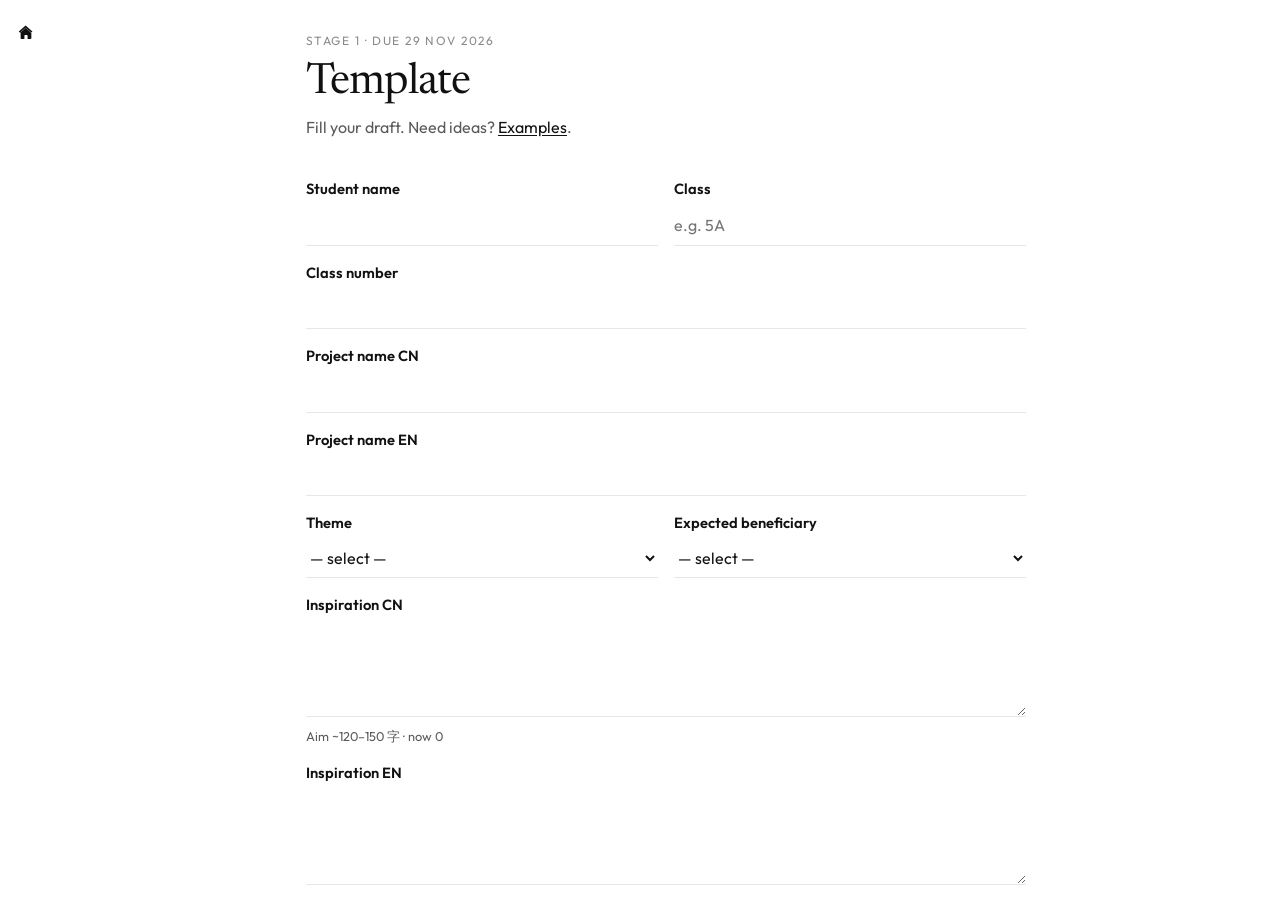
<file: stage1-draft.html>
<!DOCTYPE html>
<html lang="zh-Hant">
<head>
<meta charset="utf-8">
<meta name="viewport" content="width=device-width, initial-scale=1">
<title>Stage 1 template｜Primary · 2026–27</title>
<meta name="description" content="Stage 1 draft template for Primary teams · 2026–27.">
<link rel="preconnect" href="https://fonts.googleapis.com">
<link rel="preconnect" href="https://fonts.gstatic.com" crossorigin>
<link href="https://fonts.googleapis.com/css2?family=Newsreader:opsz,wght@6..72,400;6..72,600&family=Outfit:wght@400;600&display=swap" rel="stylesheet">
<link rel="stylesheet" href="site.css">
</head>
<body class="nav-collapsed" data-nav-force-collapsed>
<a class="skip" href="#content">Skip to content</a>
<div class="backdrop" data-nav-backdrop hidden></div>
<div class="app">
  <aside class="sidebar" id="site-nav" aria-label="Site navigation">
    <div class="sidebar-chrome">
      <button type="button" class="home-btn" data-nav-toggle aria-controls="site-nav" aria-expanded="false" title="Expand left panel">
        <svg viewBox="0 0 24 24" aria-hidden="true" focusable="false">
          <path fill="currentColor" d="M12 3.2 3.8 10.2c-.3.25-.3.7 0 .95l.7.55c.25.2.6.2.85 0L12 5.95l6.65 5.75c.25.2.6.2.85 0l.7-.55c.3-.25.3-.7 0-.95L12 3.2Zm-6.2 9.3V19c0 .55.45 1 1 1h3.7v-4.2c0-.44.36-.8.8-.8h2.4c.44 0 .8.36.8.8V20h3.7c.55 0 1-.45 1-1v-6.5l-7.2-6.2-7.2 6.2Z"/>
        </svg>
        <span class="home-btn-label">Expand navigation</span>
      </button>
    </div>
    <div class="sidebar-scroll">
      <a class="brand-block" href="index.html">
        <p class="brand-kicker">This year’s Fair</p>
        <p class="brand-title">For parents</p>
      </a>
      <div class="nav-group" aria-label="Pages">
        <a href="index.html">Home</a>
        <a href="stage1-examples.html">Stage 1 examples</a>
        <a class="is-active" href="stage1-draft.html" aria-current="page">Stage 1 template</a>
        <a href="science-fair-ideas.html">Winners</a>
        <a href="hksf-playlist-ideas.html">Playlist</a>
      </div>
    </div>
  </aside>

  <div class="content">
    <div class="shell-top">
      <button type="button" class="shell-home" data-nav-toggle aria-controls="site-nav" aria-expanded="false" title="Open left panel" aria-label="Open navigation">
        <svg viewBox="0 0 24 24" aria-hidden="true" focusable="false">
          <path fill="currentColor" d="M12 3.2 3.8 10.2c-.3.25-.3.7 0 .95l.7.55c.25.2.6.2.85 0L12 5.95l6.65 5.75c.25.2.6.2.85 0l.7-.55c.3-.25.3-.7 0-.95L12 3.2Zm-6.2 9.3V19c0 .55.45 1 1 1h3.7v-4.2c0-.44.36-.8.8-.8h2.4c.44 0 .8.36.8.8V20h3.7c.55 0 1-.45 1-1v-6.5l-7.2-6.2-7.2 6.2Z"/>
        </svg>
      </button>
      <span class="page-label">Stage 1 template</span>
    </div>

    <header class="page-hero">
      <div class="wrap">
        <p class="eyebrow">Stage 1 · due 29 Nov 2026</p>
        <h1>Template</h1>
        <p class="deck">Fill your draft. Need ideas? <a href="stage1-examples.html">Examples</a>.</p>
      </div>
    </header>

    <main class="main" id="content">
      <div class="wrap">
        <section class="panel" id="form">
          <form id="draft-form" novalidate>
            <div class="row">
              <div class="field">
                <label for="student-name">Student name</label>
                <input id="student-name" name="studentName" type="text" autocomplete="name" required>
              </div>
              <div class="field">
                <label for="class-name">Class</label>
                <input id="class-name" name="className" type="text" placeholder="e.g. 5A" required>
              </div>
            </div>
            <div class="field">
              <label for="class-number">Class number</label>
              <input id="class-number" name="classNumber" type="text" inputmode="numeric" required>
            </div>
            <div class="field">
              <label for="project-cn">Project name CN</label>
              <input id="project-cn" name="projectCn" type="text" required>
            </div>
            <div class="field">
              <label for="project-en">Project name EN</label>
              <input id="project-en" name="projectEn" type="text" required>
            </div>
            <div class="row">
              <div class="field">
                <label for="theme">Theme</label>
                <select id="theme" name="theme" required>
                  <option value="">— select —</option>
                  <option>Smart Living</option>
                  <option>Education</option>
                  <option>Medical &amp; Healthcare</option>
                  <option>Smart City</option>
                  <option>Sustainability</option>
                  <option>Creative Solutions</option>
                </select>
              </div>
              <div class="field">
                <label for="beneficiary">Expected beneficiary</label>
                <select id="beneficiary" name="beneficiary" required>
                  <option value="">— select —</option>
                  <option>Children</option>
                  <option>Teenagers/Student</option>
                  <option>Family</option>
                  <option>General Public</option>
                  <option>People with disability</option>
                  <option>The elderly</option>
                  <option>Chronic patients</option>
                  <option>Particular occupation</option>
                  <option>Other</option>
                </select>
              </div>
            </div>
            <div class="field">
              <label for="inspiration-cn">Inspiration CN</label>
              <textarea id="inspiration-cn" name="inspirationCn" required></textarea>
              <p class="hint" id="cn-count">Aim ~120–150 字 · now 0</p>
            </div>
            <div class="field">
              <label for="inspiration-en">Inspiration EN</label>
              <textarea id="inspiration-en" name="inspirationEn" required></textarea>
              <p class="hint" id="en-count">Aim ~50–70 words · now 0</p>
            </div>
            <div class="actions">
              <button type="submit">Submit draft</button>
            </div>
            <p class="status" id="status" role="status" aria-live="polite"></p>
          </form>
        </section>
      </div>
    </main>

    <footer class="colophon">
      <div class="wrap">Email draft goes to Mr Ken and Mr Bano after you confirm.</div>
    </footer>
  </div>
</div>

<dialog class="confirm" id="confirm-dialog" aria-labelledby="confirm-title">
  <p id="confirm-title">Email this draft to Mr Ken and Mr Bano?</p>
  <div class="dlg-actions">
    <button type="button" id="confirm-no">No</button>
    <button type="button" class="yes" id="confirm-yes">Yes</button>
  </div>
</dialog>

<script src="site.js"></script>
<script>
(function () {
  var MAILTO_TO = "khkwong@luac.edu.hk,jybano@luac.edu.hk";
  var form = document.getElementById("draft-form");
  var dialog = document.getElementById("confirm-dialog");
  var statusEl = document.getElementById("status");
  var cnEl = document.getElementById("inspiration-cn");
  var enEl = document.getElementById("inspiration-en");
  var cnCount = document.getElementById("cn-count");
  var enCount = document.getElementById("en-count");

  function countWords(text) {
    var t = text.trim();
    if (!t) return 0;
    return t.split(/\s+/).length;
  }

  function updateCounts() {
    cnCount.textContent = "Aim ~120–150 字 · now " + cnEl.value.replace(/\s/g, "").length;
    enCount.textContent = "Aim ~50–70 words · now " + countWords(enEl.value);
  }

  cnEl.addEventListener("input", updateCounts);
  enEl.addEventListener("input", updateCounts);

  function buildDraft() {
    var d = {
      studentName: document.getElementById("student-name").value.trim(),
      className: document.getElementById("class-name").value.trim(),
      classNumber: document.getElementById("class-number").value.trim(),
      projectCn: document.getElementById("project-cn").value.trim(),
      projectEn: document.getElementById("project-en").value.trim(),
      theme: document.getElementById("theme").value,
      beneficiary: document.getElementById("beneficiary").value,
      inspirationCn: cnEl.value.trim(),
      inspirationEn: enEl.value.trim()
    };
    return [
      "HKSF 2026–27 · Primary · Stage 1 draft",
      "",
      "Student name: " + d.studentName,
      "Class: " + d.className,
      "Class number: " + d.classNumber,
      "",
      "Project name CN: " + d.projectCn,
      "Project name EN: " + d.projectEn,
      "Theme: " + d.theme,
      "Expected beneficiary: " + d.beneficiary,
      "",
      "Inspiration CN:",
      d.inspirationCn,
      "",
      "Inspiration EN:",
      d.inspirationEn,
      "",
      "—",
      "Please review before official Stage 1 submit (due on/before 29 Nov 2026)."
    ].join("\n");
  }

  function openMailto(draft) {
    var subject = encodeURIComponent("HKSF Stage 1 draft");
    var body = encodeURIComponent(draft);
    window.location.href = "mailto:" + MAILTO_TO + "?subject=" + subject + "&body=" + body;
  }

  function showPasteHelp(copied) {
    statusEl.textContent = [
      copied ? "Draft copied." : "Clipboard copy failed — use the mailto window or copy from the form.",
      "",
      "Paste into an email to:",
      "• khkwong@luac.edu.hk (Mr Ken)",
      "• Jetro BANO <jybano@luac.edu.hk>",
      "",
      "Then send."
    ].join("\n");
  }

  function copyThenInstruct(draft) {
    var done = function (ok) {
      showPasteHelp(ok);
      openMailto(draft);
    };
    if (navigator.clipboard && navigator.clipboard.writeText) {
      navigator.clipboard.writeText(draft).then(function () { done(true); }).catch(function () { done(false); });
    } else {
      done(false);
    }
  }

  form.addEventListener("submit", function (e) {
    e.preventDefault();
    if (!form.checkValidity()) {
      form.reportValidity();
      return;
    }
    statusEl.textContent = "";
    if (typeof dialog.showModal === "function") {
      dialog.showModal();
    } else if (window.confirm("Email this draft to Mr Ken and Mr Bano?")) {
      copyThenInstruct(buildDraft());
    }
  });

  document.getElementById("confirm-no").addEventListener("click", function () {
    dialog.close();
    statusEl.textContent = "Cancelled.";
  });

  document.getElementById("confirm-yes").addEventListener("click", function () {
    dialog.close();
    copyThenInstruct(buildDraft());
  });

  updateCounts();
})();
</script>
</body>
</html>
</file>
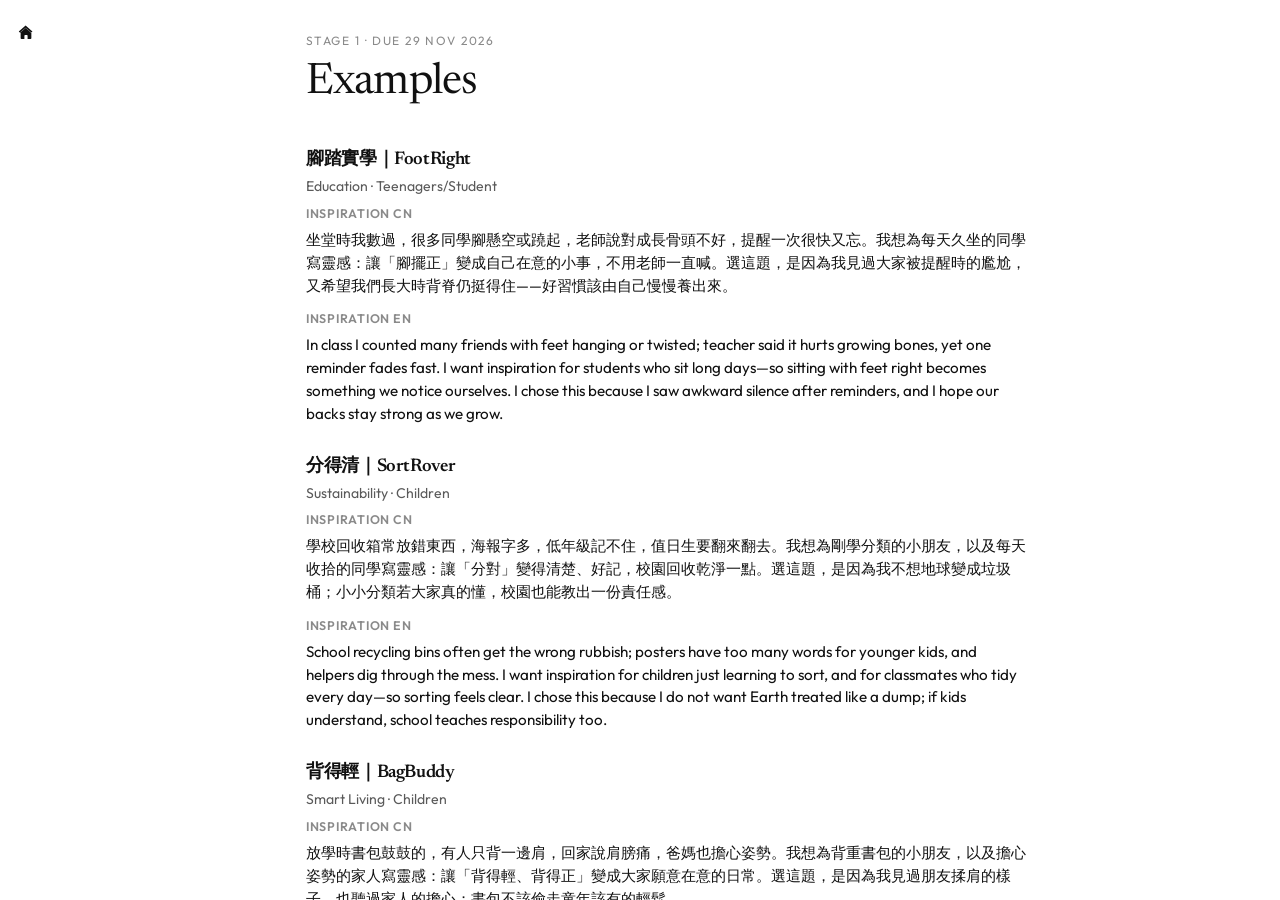
<file: stage1-examples.html>
<!DOCTYPE html>
<html lang="zh-Hant">
<head>
<meta charset="utf-8">
<meta name="viewport" content="width=device-width, initial-scale=1">
<title>Stage 1 examples｜Primary · this year’s Fair</title>
<meta name="description" content="Stage 1 inspiration examples for Primary teams — context, who benefits, and why it matters.">
<link rel="preconnect" href="https://fonts.googleapis.com">
<link rel="preconnect" href="https://fonts.gstatic.com" crossorigin>
<link href="https://fonts.googleapis.com/css2?family=Newsreader:opsz,wght@6..72,400;6..72,600&family=Outfit:wght@400;600&display=swap" rel="stylesheet">
<link rel="stylesheet" href="site.css">
</head>
<body class="nav-collapsed" data-nav-force-collapsed>
<a class="skip" href="#content">Skip to content</a>
<div class="backdrop" data-nav-backdrop hidden></div>
<div class="app">
  <aside class="sidebar" id="site-nav" aria-label="Site navigation">
    <div class="sidebar-chrome">
      <button type="button" class="home-btn" data-nav-toggle aria-controls="site-nav" aria-expanded="false" title="Expand left panel">
        <svg viewBox="0 0 24 24" aria-hidden="true" focusable="false">
          <path fill="currentColor" d="M12 3.2 3.8 10.2c-.3.25-.3.7 0 .95l.7.55c.25.2.6.2.85 0L12 5.95l6.65 5.75c.25.2.6.2.85 0l.7-.55c.3-.25.3-.7 0-.95L12 3.2Zm-6.2 9.3V19c0 .55.45 1 1 1h3.7v-4.2c0-.44.36-.8.8-.8h2.4c.44 0 .8.36.8.8V20h3.7c.55 0 1-.45 1-1v-6.5l-7.2-6.2-7.2 6.2Z"/>
        </svg>
        <span class="home-btn-label">Expand navigation</span>
      </button>
    </div>
    <div class="sidebar-scroll">
      <a class="brand-block" href="index.html">
        <p class="brand-kicker">This year’s Fair</p>
        <p class="brand-title">For parents</p>
      </a>
      <div class="nav-group" aria-label="Pages">
        <a href="index.html">Home</a>
        <a class="is-active" href="stage1-examples.html" aria-current="page">Stage 1 examples</a>
        <a href="stage1-draft.html">Stage 1 template</a>
        <a href="science-fair-ideas.html">Winners</a>
        <a href="hksf-playlist-ideas.html">Playlist</a>
      </div>
    </div>
  </aside>

  <div class="content">
    <div class="shell-top">
      <button type="button" class="shell-home" data-nav-toggle aria-controls="site-nav" aria-expanded="false" title="Open left panel" aria-label="Open navigation">
        <svg viewBox="0 0 24 24" aria-hidden="true" focusable="false">
          <path fill="currentColor" d="M12 3.2 3.8 10.2c-.3.25-.3.7 0 .95l.7.55c.25.2.6.2.85 0L12 5.95l6.65 5.75c.25.2.6.2.85 0l.7-.55c.3-.25.3-.7 0-.95L12 3.2Zm-6.2 9.3V19c0 .55.45 1 1 1h3.7v-4.2c0-.44.36-.8.8-.8h2.4c.44 0 .8.36.8.8V20h3.7c.55 0 1-.45 1-1v-6.5l-7.2-6.2-7.2 6.2Z"/>
        </svg>
      </button>
      <span class="page-label">Stage 1 examples</span>
    </div>

    <header class="page-hero">
      <div class="wrap">
        <p class="eyebrow">Stage 1 · due 29 Nov 2026</p>
        <h1>Examples</h1>
      </div>
    </header>

    <main class="main" id="content">
      <div class="wrap">
        <div class="pack-list">

          <article class="pack" id="pack-1">
            <h3>腳踏實學｜FootRight</h3>
            <p class="meta">Education · Teenagers/Student</p>
            <div class="pair"><b>Inspiration CN</b><p class="snippet">坐堂時我數過，很多同學腳懸空或蹺起，老師說對成長骨頭不好，提醒一次很快又忘。我想為每天久坐的同學寫靈感：讓「腳擺正」變成自己在意的小事，不用老師一直喊。選這題，是因為我見過大家被提醒時的尷尬，又希望我們長大時背脊仍挺得住——好習慣該由自己慢慢養出來。</p></div>
            <div class="pair"><b>Inspiration EN</b><p class="snippet">In class I counted many friends with feet hanging or twisted; teacher said it hurts growing bones, yet one reminder fades fast. I want inspiration for students who sit long days—so sitting with feet right becomes something we notice ourselves. I chose this because I saw awkward silence after reminders, and I hope our backs stay strong as we grow.</p></div>
          </article>

          <article class="pack" id="pack-2">
            <h3>分得清｜SortRover</h3>
            <p class="meta">Sustainability · Children</p>
            <div class="pair"><b>Inspiration CN</b><p class="snippet">學校回收箱常放錯東西，海報字多，低年級記不住，值日生要翻來翻去。我想為剛學分類的小朋友，以及每天收拾的同學寫靈感：讓「分對」變得清楚、好記，校園回收乾淨一點。選這題，是因為我不想地球變成垃圾桶；小小分類若大家真的懂，校園也能教出一份責任感。</p></div>
            <div class="pair"><b>Inspiration EN</b><p class="snippet">School recycling bins often get the wrong rubbish; posters have too many words for younger kids, and helpers dig through the mess. I want inspiration for children just learning to sort, and for classmates who tidy every day—so sorting feels clear. I chose this because I do not want Earth treated like a dump; if kids understand, school teaches responsibility too.</p></div>
          </article>

          <article class="pack" id="pack-3">
            <h3>背得輕｜BagBuddy</h3>
            <p class="meta">Smart Living · Children</p>
            <div class="pair"><b>Inspiration CN</b><p class="snippet">放學時書包鼓鼓的，有人只背一邊肩，回家說肩膀痛，爸媽也擔心姿勢。我想為背重書包的小朋友，以及擔心姿勢的家人寫靈感：讓「背得輕、背得正」變成大家願意在意的日常。選這題，是因為我見過朋友揉肩的樣子，也聽過家人的擔心；書包不該偷走童年該有的輕鬆。</p></div>
            <div class="pair"><b>Inspiration EN</b><p class="snippet">After school bags look swollen; some hang on one shoulder, friends say it hurts, and parents worry about posture. I want inspiration for children who carry heavy packs and for families watching how they walk—so carrying lighter feels worth noticing. I chose this because I saw friends rub sore shoulders; a schoolbag should not steal the ease of being a kid.</p></div>
          </article>

          <article class="pack" id="pack-4">
            <h3>走寶｜EscapeDrill</h3>
            <p class="meta">Creative Solutions · Family</p>
            <div class="pair"><b>Inspiration CN</b><p class="snippet">火警演習時弟弟會慌，家人有時也忘該走哪條路，大家只會跟着人潮跑。我想為家中小童，以及陪他們練習的家人寫靈感：讓逃生路線變成平常能練的事，慌亂時少一點空白。選這題，是因為我不想家人在真正緊急時才第一次想清楚；安全該先在平日練成習慣，而不是靠運氣。</p></div>
            <div class="pair"><b>Inspiration EN</b><p class="snippet">In fire drills my little brother panics, and family sometimes forgets which way to go—everyone just follows the crowd. I want inspiration for young children at home and relatives who practise with them—so escape routes become ordinary to rehearse. I chose this because safety should be built on calm practice days, not only in a real emergency.</p></div>
          </article>

          <article class="pack" id="pack-5">
            <h3>拍拍同行｜BeatBuddy</h3>
            <p class="meta">Education · People with disability</p>
            <div class="pair"><b>Inspiration CN</b><p class="snippet">有同學練習說話節奏時臉紅結巴，紙上練習很悶，在家也難繼續，家人在旁不知怎鼓勵。我想為需要言語節奏練習的小朋友，以及陪伴的家人寫靈感：讓開口少一點孤單，敢慢慢進步。選這題，是因為我見過練習時的尷尬與想放棄；進步該可以一點點累積，而不是一次就要完美。</p></div>
            <div class="pair"><b>Inspiration EN</b><p class="snippet">Some classmates blush and lose the beat in speech-rhythm drills; paper practice feels dull, home practice fades, and family do not know how to cheer. I want inspiration for kids who need speech-rhythm practice and relatives who coach them—so speaking feels less lonely. I chose this because progress should stack in small steps, not demand perfection once.</p></div>
          </article>

          <article class="pack" id="pack-6">
            <h3>多喝水｜SipAlert</h3>
            <p class="meta">Smart Living · Teenagers/Student</p>
            <div class="pair"><b>Inspiration CN</b><p class="snippet">夏天上課，很多同學整天很少喝水，下課才說口渴頭痛，老師提醒也容易忘。我想為忙碌上課、容易忘記照顧身體的同學寫靈感：讓定時喝水變成自己在意的小事，少一點硬撐。選這題，是因為我也試過忍到頭昏；學習再忙，也不該把身體發出的訊號一直推到最後才理會。</p></div>
            <div class="pair"><b>Inspiration EN</b><p class="snippet">On hot school days many friends barely drink, then feel thirsty or headachy later; teacher reminders are easy to forget. I want inspiration for students busy through lessons—so regular drinking becomes something we notice ourselves. I chose this because I have felt dizzy from waiting too long; the body’s signals should not always come last.</p></div>
          </article>

          <article class="pack" id="pack-7">
            <h3>排隊不擠｜LineCalm</h3>
            <p class="meta">Education · Children</p>
            <div class="pair"><b>Inspiration CN</b><p class="snippet">體育課排隊時後面常推前面，小同學會害怕甚至跌倒，老師一個人很難看全部。我想為排隊中的小朋友，以及維持秩序的老師同學寫靈感：讓「保持空間」變成大家懂、也願意守的公平。選這題，是因為我見過推擠之後有人哭；好玩的課不該變成誰力氣大誰就擠到前面去。</p></div>
            <div class="pair"><b>Inspiration EN</b><p class="snippet">In PE lines, people push from behind; younger kids feel scared and sometimes fall, and one teacher cannot watch everyone. I want inspiration for children in queues and classmates helping keep order—so keeping space feels fair. I chose this because I saw someone cry after a shove; fun lessons should not reward whoever pushes hardest.</p></div>
          </article>

          <article class="pack" id="pack-8">
            <h3>綠芽日記｜SproutLog</h3>
            <p class="meta">Sustainability · Children</p>
            <div class="pair"><b>Inspiration CN</b><p class="snippet">班裏種豆芽，有人忘記澆水芽就乾了，有人天天問要不要澆，大家對「照顧生命」仍模糊。我想為剛學種小植物、想把責任做好的同學寫靈感：讓澆水、觀察變成每天清楚的小任務。選這題，是因為我見過芽枯掉時的失望；若連小生命都顧不好，更難談愛護我們共同的大地。</p></div>
            <div class="pair"><b>Inspiration EN</b><p class="snippet">Our class grew bean sprouts; some forgot water and they dried, others kept asking when to water—caring for something alive still felt fuzzy. I want inspiration for classmates just learning to grow small plants—so watering becomes a clear daily duty. I chose this because if we cannot tend a tiny life, caring for the wider earth feels harder.</p></div>
          </article>

          <article class="pack" id="pack-9">
            <h3>過馬路｜LightWalk</h3>
            <p class="meta">Smart City · General Public</p>
            <div class="pair"><b>Inspiration CN</b><p class="snippet">街上有小朋友過馬路不看燈，家長很緊張，真馬路練習又太危險。我想為正在學過馬路的小朋友，以及緊張看着的家人寫靈感：先在安全地方練出「看燈再走」的習慣。選這題，是因為我不想有人用受傷來換取教訓；過馬路該在平常就練成自然反應，而不是只靠運氣過關。</p></div>
            <div class="pair"><b>Inspiration EN</b><p class="snippet">On the street some kids cross without watching the lights; parents look worried, and real roads are too dangerous for practice. I want inspiration for children learning to cross and for anxious families—so watching the light can be practised somewhere safe first. I chose this because crossing should become a calm habit, not a gamble.</p></div>
          </article>

          <article class="pack" id="pack-10">
            <h3>午膳分對｜LunchSort</h3>
            <p class="meta">Sustainability · Children</p>
            <div class="pair"><b>Inspiration CN</b><p class="snippet">午飯後剩菜、包裝和餐具常混在一起，值日生要花很久整理，食堂也更容易髒亂。我想為吃飯的同學，以及收拾到很晚的值日生寫靈感：讓分類又快又清楚，大家離開時桌子乾淨一點。選這題，是因為我做值日時翻過混雜的桶；吃飯本是開心的事，收尾不該變成一種懲罰。</p></div>
            <div class="pair"><b>Inspiration EN</b><p class="snippet">After lunch, leftovers, wrappers, and cutlery often mix; helpers spend a long time fixing it, and the canteen feels messier. I want inspiration for classmates who eat and duty helpers who tidy—so sorting is quick and clear. I chose this because on duty I dug through mixed bins; lunch should stay joyful, not end as punishment.</p></div>
          </article>

          <article class="pack" id="pack-11">
            <h3>書桌光｜DeskGlow</h3>
            <p class="meta">Smart Living · Teenagers/Student</p>
            <div class="pair"><b>Inspiration CN</b><p class="snippet">晚上溫習時燈有時太暗、有時太刺眼，寫完作業眼睛很累，家人也不知怎樣調最好。我想為夜讀的同學，以及關心視力的家人寫靈感：讓書桌光線變成大家懂得照顧、肯調整的小事。選這題，是因為我試過揉着眼硬把整份作業寫完；成績重要，但眼睛也要陪我們走很長的路。</p></div>
            <div class="pair"><b>Inspiration EN</b><p class="snippet">When I revise at night the light is sometimes too dim or too sharp; my eyes feel tired after homework, and family is unsure how to set it. I want inspiration for students who study late and relatives who care about eyesight. I chose this because I have rubbed my eyes and pushed on; grades matter, but our eyes have to last.</p></div>
          </article>

          <article class="pack" id="pack-12">
            <h3>餵寵提醒｜PetPing</h3>
            <p class="meta">Smart Living · Family</p>
            <div class="pair"><b>Inspiration CN</b><p class="snippet">家裏養狗，哥哥溫習、爸媽加班時，有時會忘記餵或加水，狗等在碗邊很可憐。我想為家中寵物，以及分擔照顧、卻常忙到忘記的家人寫靈感：讓餵食加水變成大家一起記得的責任。選這題，是因為寵物不會自己說「我餓了」；既養了牠，就不該只在自己方便時才忽然想起。</p></div>
            <div class="pair"><b>Inspiration EN</b><p class="snippet">We have a dog; when brother revises and parents work late, we sometimes forget food or water, and the dog waits sadly by the bowl. I want inspiration for pets at home and family who share care—so feeding becomes a duty everyone remembers. I chose this because pets cannot say they are hungry; we should not only remember when convenient.</p></div>
          </article>

          <article class="pack" id="pack-13">
            <h3>洗手歌｜WashBeat</h3>
            <p class="meta">Medical &amp; Healthcare · Children</p>
            <div class="pair"><b>Inspiration CN</b><p class="snippet">同學洗手常常太快，歌還沒唱完就停，老師說這樣洗不乾淨，病菌仍容易在班上傳開。我想為愛玩耍、卻容易略過清潔步驟的小朋友寫靈感：讓「洗夠久、洗乾淨」變成願意完成的小事。選這題，是因為班上有人咳嗽後仍隨便沖一下；健康習慣該好玩，也要真正做得夠澈底。</p></div>
            <div class="pair"><b>Inspiration EN</b><p class="snippet">Classmates often wash hands too fast and stop before the song ends; teacher says that is not clean enough, and germs still spread easily. I want inspiration for playful children who forget the steps—so washing long enough feels worth finishing. I chose this because healthy habits should feel fun, and still be done properly.</p></div>
          </article>

          <article class="pack" id="pack-14">
            <h3>安靜小手｜QuietHands</h3>
            <p class="meta">Education · Children</p>
            <div class="pair"><b>Inspiration CN</b><p class="snippet">有同學上課時手停不住，自己也很想專心，但旁邊的人會受影響，大家都不舒服。我想為需要動一動才能專心的小朋友，以及坐在旁邊的同班同學寫靈感：讓課堂既包容不同需要，又彼此顧得到。選這題，是因為我不想只靠責罵完事；學習方式不同，我們仍該一起把課上好。</p></div>
            <div class="pair"><b>Inspiration EN</b><p class="snippet">Some friends cannot keep hands still in class; they want to focus, yet neighbours get distracted, and everyone feels tense. I want inspiration for children who need movement to concentrate, and for classmates beside them. I chose this because learning styles differ, yet we still need to learn well together without only scolding.</p></div>
          </article>

          <article class="pack" id="pack-15">
            <h3>力力更生｜GripQuest</h3>
            <p class="meta">Medical &amp; Healthcare · The elderly</p>
            <div class="pair"><b>Inspiration CN</b><p class="snippet">探訪公公婆婆時，開瓶蓋、擰毛巾都很吃力，復康動作又悶，做幾下就不想做。我想為手力變弱、仍想保持自理的長者，以及在旁鼓勵的家人寫靈感：讓練習願意每天多做一點，尊嚴留在自己手裏。選這題，是因為手力關係倒水、開門、穿衣；我不想他們事事都要求人幫忙。</p></div>
            <div class="pair"><b>Inspiration EN</b><p class="snippet">When I visit grandparents, jar lids and wringing towels are hard; rehab feels dull, so they stop early. I want inspiration for elders with weaker hands who still want self-care, and for family who cheer them. I chose this because grip means pouring, doors, and dressing; I do not want them asking for help with everything.</p></div>
          </article>

          <article class="pack" id="pack-16">
            <h3>雨傘回家｜UmbrellaHome</h3>
            <p class="meta">Smart Living · General Public</p>
            <div class="pair"><b>Inspiration CN</b><p class="snippet">下雨天同學常把雨傘忘在課室或特別室，回家才發覺要淋雨，第二天又有人鼻塞咳嗽。我想為容易忘帶傘的同學，以及接放學時被淋濕的家人寫靈感：讓「傘跟你一起回家」變成出門前多看一眼的習慣。選這題，是因為我也試過淋成落湯雞；小小提醒，能少一點感冒與狼狽。</p></div>
            <div class="pair"><b>Inspiration EN</b><p class="snippet">On rainy days classmates often leave umbrellas in classrooms and only notice when they must walk home wet; next day someone has a stuffy nose. I want inspiration for forgetful students and families picking them up—so the umbrella comes home with one more glance. I chose this because a small reminder can spare colds and that miserable walk.</p></div>
          </article>

        </div>
      </div>
    </main>

  </div>
</div>
<script src="site.js"></script>
</body>
</html>
</file>
<file: site.css>
:root {
  --bg: #fff;
  --ink: #111;
  --muted: #5a5a5a;
  --faint: #8a8a8a;
  --line: #e6e6e6;
  --sans: "Outfit", "PingFang TC", "Noto Sans TC", "Segoe UI", sans-serif;
  --serif: "Newsreader", "Songti TC", "Noto Serif TC", Georgia, serif;
  --sidebar-w: 248px;
  --sidebar-collapsed-w: 52px;
}

*,
*::before,
*::after { box-sizing: border-box; }

html { height: 100%; }
body {
  margin: 0;
  height: 100%;
  overflow: hidden;
  background: var(--bg);
  color: var(--ink);
  font-family: var(--sans);
  font-size: 16px;
  line-height: 1.5;
  font-weight: 400;
}

a { color: var(--ink); text-underline-offset: 0.15em; }
a:hover { opacity: 0.7; }
:focus-visible { outline: 2px solid var(--ink); outline-offset: 3px; }

.skip {
  position: absolute;
  left: 1rem;
  top: -4rem;
  background: #fff;
  padding: 0.5rem 0.8rem;
  z-index: 40;
}
.skip:focus { top: 1rem; }

.app {
  height: 100dvh;
  max-height: 100dvh;
  display: grid;
  grid-template-columns: var(--sidebar-w) minmax(0, 1fr);
  overflow: hidden;
}
body.nav-collapsed .app {
  grid-template-columns: var(--sidebar-collapsed-w) minmax(0, 1fr);
}

.sidebar {
  position: relative;
  height: 100%;
  min-height: 0;
  overflow: hidden;
  display: flex;
  flex-direction: column;
  background: var(--bg);
  z-index: 30;
}
.sidebar a { color: inherit; text-decoration: none; }
.sidebar a:hover { opacity: 0.7; }

.sidebar-chrome {
  display: flex;
  align-items: center;
  flex-shrink: 0;
  padding: 0.85rem 0.65rem 0.35rem;
}
.home-btn {
  appearance: none;
  width: 2.35rem;
  height: 2.35rem;
  display: inline-grid;
  place-items: center;
  border: 0;
  background: transparent;
  color: var(--ink);
  cursor: pointer;
  padding: 0;
}
.home-btn:hover { opacity: 0.65; }
.home-btn svg,
.shell-home svg {
  width: 1.2rem;
  height: 1.2rem;
  display: block;
}
.home-btn-label {
  position: absolute;
  width: 1px;
  height: 1px;
  padding: 0;
  margin: -1px;
  overflow: hidden;
  clip: rect(0, 0, 0, 0);
  white-space: nowrap;
  border: 0;
}

.sidebar-scroll {
  flex: 1 1 auto;
  min-height: 0;
  overflow: auto;
  padding: 0 0.85rem 1.6rem;
}
body.nav-collapsed .sidebar-scroll { display: none; }
body.nav-collapsed .sidebar-chrome {
  justify-content: center;
  padding-inline: 0.35rem;
}

.brand-block {
  display: block;
  padding: 0.15rem 0.4rem 1rem;
}
.brand-kicker {
  margin: 0 0 0.25rem;
  font-size: 0.68rem;
  letter-spacing: 0.12em;
  text-transform: uppercase;
  color: var(--faint);
}
.brand-title {
  margin: 0;
  font-family: var(--serif);
  font-weight: 400;
  font-size: 1.2rem;
  line-height: 1.15;
  letter-spacing: -0.02em;
}

.nav-group { margin: 0.25rem 0 0.75rem; }
.nav-label {
  margin: 0.85rem 0.4rem 0.3rem;
  font-size: 0.66rem;
  letter-spacing: 0.12em;
  text-transform: uppercase;
  color: var(--faint);
}
.nav-group a {
  display: block;
  padding: 0.38rem 0.4rem;
  font-size: 0.92rem;
  font-weight: 600;
  color: var(--ink);
}
.nav-group a:hover { opacity: 0.65; }
.nav-group a.is-active {
  text-decoration: underline;
  text-underline-offset: 0.22em;
}
.nav-group a.sub {
  font-weight: 400;
  font-size: 0.84rem;
  color: var(--muted);
  padding-left: 0.75rem;
}

.shell-top {
  display: none;
  align-items: center;
  gap: 0.75rem;
  padding: 0.7rem 1rem;
  background: var(--bg);
  position: sticky;
  top: 0;
  z-index: 25;
}
.shell-home {
  appearance: none;
  width: 2.35rem;
  height: 2.35rem;
  display: inline-grid;
  place-items: center;
  border: 0;
  background: transparent;
  color: var(--ink);
  cursor: pointer;
  padding: 0;
}
.shell-top .page-label {
  font-family: var(--serif);
  font-size: 1.05rem;
  letter-spacing: -0.02em;
}

.backdrop {
  display: none;
  position: fixed;
  inset: 0;
  background: rgba(255, 255, 255, 0.72);
  z-index: 28;
}

.content {
  min-width: 0;
  min-height: 0;
  height: 100%;
  overflow-x: hidden;
  overflow-y: auto;
  -webkit-overflow-scrolling: touch;
  background: var(--bg);
}

.page-hero { padding: 2rem 1.35rem 0.5rem; }
.page-hero .wrap,
.main .wrap,
.colophon .wrap { max-width: 720px; margin: 0 auto; }
.eyebrow {
  margin: 0 0 0.65rem;
  font-size: 0.75rem;
  letter-spacing: 0.12em;
  text-transform: uppercase;
  color: var(--faint);
}
.page-hero h1 {
  font-family: var(--serif);
  font-weight: 400;
  font-size: clamp(1.85rem, 4vw, 2.7rem);
  line-height: 1.08;
  letter-spacing: -0.02em;
  margin: 0 0 0.55rem;
  max-width: 22ch;
}
.deck {
  margin: 0;
  max-width: 38rem;
  font-size: 1rem;
  line-height: 1.45;
  color: var(--muted);
}
.deck em { font-family: var(--serif); font-style: italic; color: var(--ink); }

.main { padding: 1.1rem 1.35rem 3rem; }
.panel {
  padding: 0.85rem 0 1.35rem;
  scroll-margin-top: 1rem;
}
.kicker {
  font-size: 0.72rem;
  letter-spacing: 0.12em;
  text-transform: uppercase;
  color: var(--faint);
  font-weight: 600;
  margin: 0 0 0.35rem;
}
h2 {
  font-family: var(--serif);
  font-weight: 400;
  font-size: clamp(1.35rem, 2.4vw, 1.75rem);
  letter-spacing: -0.02em;
  line-height: 1.15;
  margin: 0 0 0.55rem;
}
h3 {
  font-family: var(--serif);
  font-weight: 600;
  font-size: 1.15rem;
  letter-spacing: -0.02em;
  margin: 0 0 0.3rem;
  line-height: 1.2;
}
.lede, .muted { color: var(--muted); }
.lede { margin: 0 0 0.85rem; font-size: 1rem; max-width: 40rem; }
p { margin: 0.3rem 0; }
ul, ol { margin: 0.35rem 0 0.55rem; padding-left: 1.15rem; }
li { margin: 0.2rem 0; }

.callout { padding: 0.35rem 0; margin: 0.55rem 0; }

table {
  width: 100%;
  border-collapse: collapse;
  font-size: 0.92rem;
  margin: 0.45rem 0;
}
th, td {
  border-bottom: 1px solid var(--line);
  padding: 0.5rem 0.25rem;
  text-align: left;
  vertical-align: top;
}
th { font-weight: 600; }

.pack-list {
  display: grid;
  gap: 1.35rem;
  margin: 0.5rem 0 0;
}
.pack { scroll-margin-top: 1rem; }
.pack .yt-title {
  color: inherit;
  text-decoration: underline;
  text-underline-offset: 0.15em;
}
.pack .yt-title:hover { opacity: 0.7; }
.pack .meta {
  color: var(--muted);
  font-size: 0.88rem;
  font-weight: 400;
}
.pack .about {
  margin: 0.15rem 0 0.45rem;
  font-size: 0.95rem;
  line-height: 1.45;
}
.pack .about .meta {
  display: inline;
  font-size: 0.88rem;
}
.pack .pair { margin: 0.45rem 0 0; }
.pack .pair b {
  display: block;
  font-size: 0.78rem;
  letter-spacing: 0.06em;
  text-transform: uppercase;
  color: var(--faint);
  font-weight: 600;
  margin-bottom: 0.15rem;
}
.snippet {
  padding: 0.15rem 0 0.35rem;
  margin: 0.2rem 0;
  font-size: 0.95rem;
}

.colophon {
  padding: 0 1.35rem 2.2rem;
  color: var(--muted);
  font-size: 0.85rem;
}

.field { margin: 0 0 1rem; }
.field label {
  display: block;
  font-weight: 600;
  margin-bottom: 0.28rem;
  font-size: 0.92rem;
}
.row {
  display: grid;
  grid-template-columns: 1fr 1fr;
  gap: 1rem;
}
input[type="text"],
select,
textarea {
  width: 100%;
  padding: 0.5rem 0;
  font: inherit;
  color: var(--ink);
  background: transparent;
  border: 0;
  border-bottom: 1px solid var(--line);
  border-radius: 0;
  outline: none;
}
input:focus,
select:focus,
textarea:focus { border-bottom-color: var(--ink); }
textarea {
  min-height: 6rem;
  resize: vertical;
  line-height: 1.45;
}
.hint {
  margin: 0.3rem 0 0;
  font-size: 0.8rem;
  color: var(--muted);
}
.actions { margin-top: 1.5rem; }
.actions button,
button.primary {
  font: inherit;
  font-weight: 600;
  padding: 0.65rem 1.1rem;
  color: #fff;
  background: var(--ink);
  border: 0;
  cursor: pointer;
}
.actions button:hover,
button.primary:hover { opacity: 0.88; }
.status {
  margin-top: 1rem;
  min-height: 1.35em;
  white-space: pre-line;
  color: var(--muted);
  font-size: 0.92rem;
}

dialog.confirm {
  border: 0;
  padding: 1.4rem 1.3rem;
  max-width: 26rem;
  width: calc(100% - 2rem);
  color: var(--ink);
  background: #fff;
  box-shadow: 0 10px 36px rgba(0, 0, 0, 0.1);
}
dialog.confirm::backdrop { background: rgba(255, 255, 255, 0.78); }
dialog.confirm p { margin: 0 0 1.1rem; }
dialog.confirm .dlg-actions {
  display: flex;
  gap: 0.75rem;
  justify-content: flex-end;
}
dialog.confirm button {
  font: inherit;
  padding: 0.5rem 0.9rem;
  cursor: pointer;
  border: 0;
  background: none;
  color: var(--ink);
  font-weight: 600;
}
dialog.confirm .yes {
  background: var(--ink);
  color: #fff;
}

@media (max-width: 920px) {
  .app,
  body.nav-collapsed .app { grid-template-columns: 1fr; }
  .shell-top { display: flex; }
  .sidebar {
    position: fixed;
    left: 0;
    top: 0;
    width: min(86vw, 300px);
    height: 100dvh;
    transform: translateX(-105%);
    transition: transform 0.2s ease;
    box-shadow: 12px 0 28px rgba(0, 0, 0, 0.08);
  }
  body.nav-collapsed .sidebar-scroll { display: block; }
  body.nav-collapsed .sidebar-chrome {
    justify-content: flex-start;
    padding-inline: 0.65rem;
  }
  body.nav-open .sidebar { transform: translateX(0); }
  body.nav-open .backdrop { display: block; }
  .row { grid-template-columns: 1fr; }
}

@media print {
  html, body { height: auto; overflow: visible; }
  .shell-top, .backdrop, .home-btn, .shell-home { display: none !important; }
  .app,
  body.nav-collapsed .app {
    display: block;
    height: auto;
    max-height: none;
    overflow: visible;
  }
  .content { height: auto; overflow: visible; }
  .sidebar {
    position: static;
    height: auto;
    background: #fff;
  }
  body.nav-collapsed .sidebar-scroll { display: block; }
}
</file>
